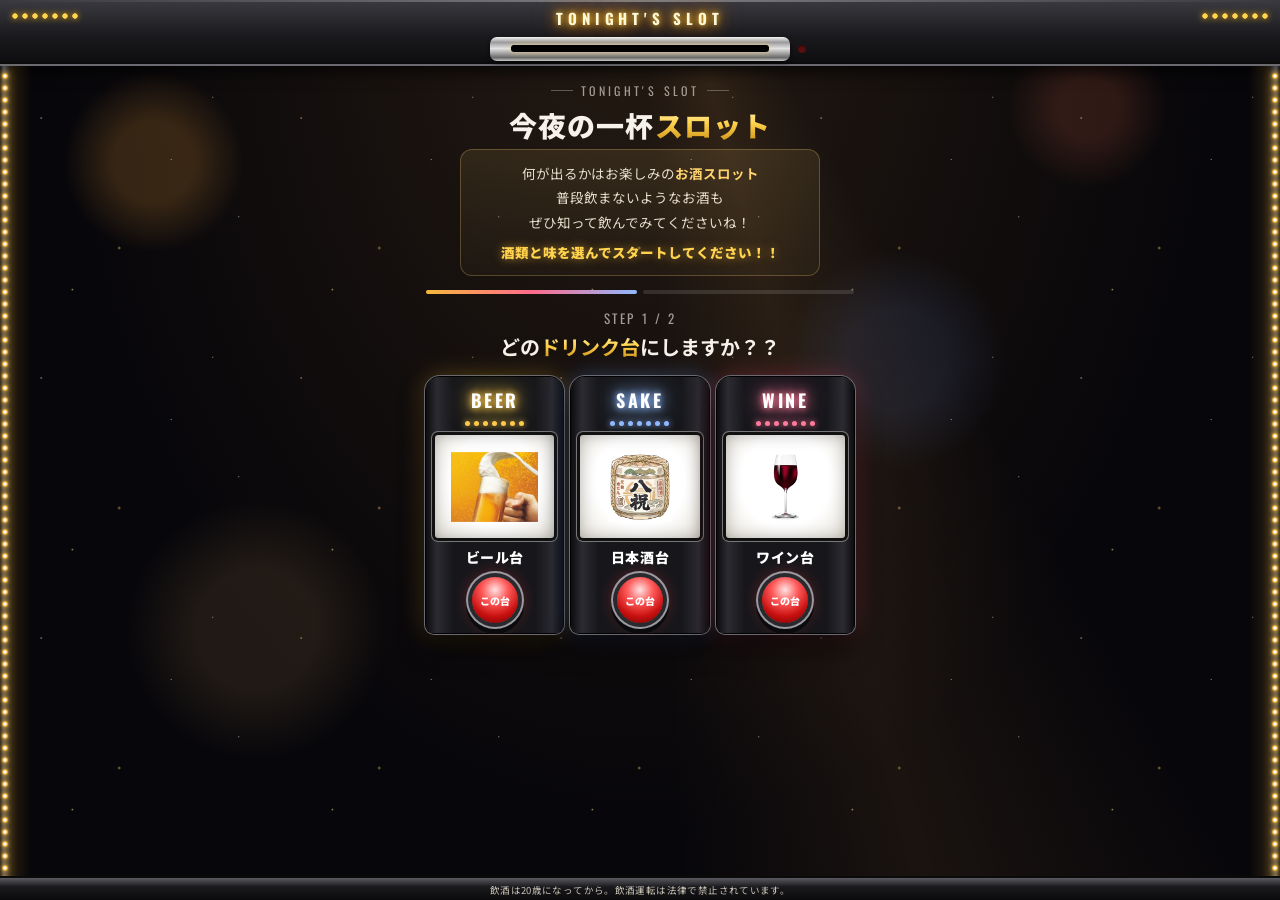
<file: sakeslot/index.html>
<!DOCTYPE html>
<html lang="ja">
<head>
<meta charset="UTF-8">
<meta name="viewport" content="width=device-width, initial-scale=1.0, maximum-scale=1.0, user-scalable=no, viewport-fit=cover">
<title>今夜の一杯スロット</title>
<link rel="preconnect" href="https://fonts.googleapis.com">
<link rel="preconnect" href="https://fonts.gstatic.com" crossorigin>
<link href="https://fonts.googleapis.com/css2?family=Noto+Sans+JP:wght@400;500;700;900&family=Oswald:wght@500;700&family=Shippori+Mincho+B1:wght@700;800&display=swap" rel="stylesheet">
<style>
:root{
  --bg:#07060a; --text:#f6f1ea; --muted:#a49c93; --glass:rgba(255,255,255,.06); --glass-line:rgba(255,255,255,.12);
  --accent:#f5b83d; --accent2:#ffdf8a; --ink:#2b1a03; --glow:rgba(245,184,61,.55);
  --body1:#3a2a14; --body2:#120c05;
  --cell:58px;
  --fT:66px; --fS:10px; --fB:22px; --fTop:calc(var(--fT) + env(safe-area-inset-top));
  /* リーチ期待度カラー（デフォルト：金） */
  --tc1:#fffbe6; --tc2:#ffd34d; --tc3:#c98e12; --tglow:rgba(255,205,70,.85);
}
@supports(height:env(safe-area-inset-bottom)){
  :root{ --fB:calc(22px + env(safe-area-inset-bottom)); }
}
body[data-m="beer"]{ --accent:#f5b83d; --accent2:#ffe39a; --ink:#2b1a03; --glow:rgba(245,184,61,.55); --body1:#3d2a10; --body2:#120b03; }
body[data-m="sake"]{ --accent:#8fb8ff; --accent2:#d9e6ff; --ink:#071631; --glow:rgba(120,165,255,.55); --body1:#15223f; --body2:#050915; }
body[data-m="wine"]{ --accent:#ff6b8b; --accent2:#ffd0da; --ink:#2d0510; --glow:rgba(255,90,130,.55); --body1:#3d0d1c; --body2:#120207; }

/* 期待度ティア別カラー変数（青＜緑＜赤＜金＜虹） */
[data-tier="blue"]   { --tc1:#e6f5ff; --tc2:#3da5ff; --tc3:#1b62b8; --tglow:rgba(61,165,255,.8); }
[data-tier="green"]  { --tc1:#e6ffef; --tc2:#3fe07a; --tc3:#178a42; --tglow:rgba(63,224,122,.8); }
[data-tier="red"]    { --tc1:#ffe6e3; --tc2:#ff3b2b; --tc3:#b51509; --tglow:rgba(255,59,43,.85); }
[data-tier="gold"]   { --tc1:#fffbe6; --tc2:#ffd34d; --tc3:#c98e12; --tglow:rgba(255,205,70,.9); }
[data-tier="rainbow"]{ --tc1:#ffffff; --tc2:#ffd34d; --tc3:#ff4dd2; --tglow:rgba(255,215,90,.95); }

*{box-sizing:border-box; -webkit-tap-highlight-color:transparent}
html,body{margin:0; min-height:100%; background:var(--bg)}
html.lockplay,html.lockplay body{overflow:hidden; overscroll-behavior:none; height:100%}
body{
  padding:var(--fTop) var(--fS) var(--fB);
  color:var(--text); font-family:"Noto Sans JP",system-ui,sans-serif; overflow-x:hidden;
  background:
    radial-gradient(circle at 12% 18%, rgba(255,170,60,.18) 0 40px, transparent 90px),
    radial-gradient(circle at 85% 12%, rgba(255,120,80,.14) 0 30px, transparent 80px),
    radial-gradient(circle at 70% 40%, rgba(120,160,255,.10) 0 50px, transparent 110px),
    radial-gradient(circle at 20% 70%, rgba(255,200,120,.10) 0 60px, transparent 130px),
    radial-gradient(ellipse at 50% 0%, #241a12 0%, #07060a 65%);
  background-attachment:fixed;
}
button{font:inherit; color:inherit}
.screen{display:none; min-height:calc(100svh - var(--fTop) - var(--fB))}
.screen.active{display:block}
html.lockplay #s-q,html.lockplay #s-decide,html.lockplay #s-play{
  height:calc(100svh - var(--fTop) - var(--fB)); min-height:0; overflow:hidden; touch-action:none;
}
.wrap{max-width:460px; margin:0 auto; padding:max(18px, env(safe-area-inset-top)) 16px 32px}
#s-q .wrap,#s-decide .wrap{will-change:transform}

/* ===== スマホ全体を囲うスロット外枠 ===== */
.cab-frame{position:fixed; inset:0; z-index:60; pointer-events:none}
.cf-top{
  position:absolute; left:0; right:0; top:0; height:var(--fTop); padding-top:env(safe-area-inset-top);
  background:linear-gradient(180deg,#3a3a40 0%,#1a1a1e 55%,#0c0c0e 100%);
  box-shadow:inset 0 -2px 0 #6a6a70, inset 0 -4px 0 #0a0a0a, 0 6px 14px rgba(0,0,0,.7);
}
.cf-top::before{content:""; position:absolute; left:0; right:0; top:env(safe-area-inset-top); height:2px; background:linear-gradient(90deg,transparent,rgba(255,255,255,.35),transparent)}
.cf-sign{
  position:absolute; left:0; right:0; top:calc(env(safe-area-inset-top) + 7px); text-align:center;
  font-family:Oswald,sans-serif; font-weight:700; font-size:15px; letter-spacing:.32em;
  color:#fff7d6; text-shadow:0 0 6px #ffcc33, 0 0 14px #ff9900, 0 0 26px #ff7a00; animation:neon 3s infinite;
}
.cf-lamps{
  position:absolute; top:calc(env(safe-area-inset-top) + 13px); width:70px; height:6px;
  background:radial-gradient(circle, #ffd34d 0 2.4px, transparent 3px) 0 0/10px 6px repeat-x;
  filter:drop-shadow(0 0 3px #ffb300); animation:lampsx .6s steps(2) infinite;
}
.cf-lamps.l{left:10px} .cf-lamps.r{right:10px}
@keyframes lampsx{50%{opacity:.35}}

/* カード取り出し口 */
.cf-slot{
  position:absolute; left:50%; bottom:5px; transform:translateX(-50%); width:min(300px,78vw); height:24px; border-radius:7px;
  background:linear-gradient(180deg,#f4f4f4,#9a9a9a 22%,#e2e2e2 48%,#6a6a6a 86%,#c8c8c8); box-shadow:0 2px 4px rgba(0,0,0,.6);
}
.cf-slot i{position:absolute; left:7%; right:7%; top:8px; height:7px; border-radius:4px; background:#030303; box-shadow:inset 0 2px 3px #000, 0 0 6px rgba(255,211,77,.45)}
.cf-slot b{position:absolute; right:-16px; top:8px; width:8px; height:8px; border-radius:50%; background:#5a1010; box-shadow:inset 0 1px 2px rgba(0,0,0,.6)}
.cab-frame.feeding .cf-slot i{box-shadow:inset 0 2px 3px #000, 0 0 14px #ffd34d, 0 0 3px #fff3c4}
.cab-frame.feeding .cf-slot b{background:#ff3b30; box-shadow:0 0 8px #ff3b30; animation:blink .3s steps(2) infinite}
.cab-frame.charged .cf-slot{box-shadow:0 0 0 2px #fff3c4, 0 0 24px #ffd34d, 0 0 50px rgba(255,180,0,.7); animation:slotkick .3s ease}
.cab-frame.charged .cf-slot i{background:#fff6d6; box-shadow:0 0 10px #fff, 0 0 24px #ffd34d}
@keyframes slotkick{50%{transform:translateX(-50%) scale(1.06)}}

/* 左右の柱LED */
.cf-side{position:absolute; top:var(--fTop); bottom:0; width:var(--fS); background:linear-gradient(90deg,#0c0c0e,#4a4a52 40%,#1a1a1e); overflow:visible}
.cf-side.l{left:0} .cf-side.r{right:0; transform:scaleX(-1)}
.cf-side::before{
  content:""; position:absolute; top:0; bottom:0; left:100%; width:22px; pointer-events:none;
  background:linear-gradient(90deg, color-mix(in srgb, var(--accent) 22%, transparent), transparent); opacity:.6; transition:opacity .3s;
}
.cf-side::after{
  content:""; position:absolute; left:1px; width:8px; top:4px; bottom:4px;
  background:radial-gradient(circle at 50% 50%, #fff 0 1.2px, var(--accent) 2px, rgba(0,0,0,0) 3.6px) 0 0/8px 12px repeat-y;
  filter:drop-shadow(0 0 2px var(--accent)) drop-shadow(0 0 5px var(--accent));
  animation:bulbchase 1.2s steps(12) infinite;
}
@keyframes bulbchase{to{background-position:0 12px}}

/* 下部の注意書き台座 */
.cf-bottom{
  position:absolute; left:0; right:0; bottom:0; height:var(--fB);
  display:flex; align-items:center; justify-content:center; padding-bottom:env(safe-area-inset-bottom);
  background:linear-gradient(180deg,#5a5a60,#1a1a1e 40%,#0a0a0c); box-shadow:0 -2px 0 #0a0a0a;
}
.cf-bottom span{font-size:9.5px; letter-spacing:.04em; color:#c9c1b4; white-space:nowrap; transform:translateY(1px)}
.frame-inner{position:fixed; top:var(--fTop); left:var(--fS); right:var(--fS); bottom:var(--fB); pointer-events:none; visibility:hidden}

/* リーチ中：期待度カラーで外枠が発光 */
.cab-frame::after{
  content:""; position:absolute; top:var(--fTop); left:var(--fS); right:var(--fS); bottom:var(--fB); pointer-events:none; opacity:0; transition:opacity .3s;
  background:linear-gradient(180deg, color-mix(in srgb, var(--tc2) 32%, transparent), transparent 9%),
             linear-gradient(0deg, color-mix(in srgb, var(--tc2) 28%, transparent), transparent 7%);
}
.cab-frame.reach-on .cf-side::after{
  background:radial-gradient(circle at 50% 50%, #fff 0 1.5px, var(--tc2) 2.4px, rgba(0,0,0,0) 4px) 0 0/8px 12px repeat-y;
  filter:drop-shadow(0 0 3px var(--tc2)) drop-shadow(0 0 9px var(--tc2)); animation-duration:.4s;
}
.cab-frame.reach-on .cf-side::before{background:linear-gradient(90deg, color-mix(in srgb, var(--tc2) 45%, transparent), transparent); opacity:1; width:40px}
.cab-frame.reach-on .cf-top{box-shadow:inset 0 -2px 0 var(--tc2), inset 0 -4px 0 #0a0a0a, 0 6px 26px var(--tglow)}
.cab-frame.reach-on .cf-sign{color:#fff; text-shadow:0 0 8px var(--tc2), 0 0 20px var(--tc2)}
.cab-frame.reach-on .cf-lamps{animation-duration:.15s}
.cab-frame.reach-on .cf-bottom{box-shadow:0 -2px 0 var(--tc2), 0 -8px 24px var(--tglow)}
.cab-frame.reach-on::after{opacity:1; animation:goldspill 1.1s ease-in-out infinite}
.cab-frame.reach-on[data-tier="rainbow"] .cf-side,
.cab-frame.reach-on[data-tier="rainbow"]::after,
.cab-frame.reach-on[data-tier="rainbow"] .cf-sign{animation:hue 1.2s linear infinite}
@keyframes goldspill{50%{opacity:.55}}
@keyframes hue{to{filter:hue-rotate(360deg)}}

/* ===== 質問画面 ===== */
#s-q{position:relative; overflow:hidden}
#s-q::before{
  content:""; position:absolute; inset:-30%; pointer-events:none;
  background:conic-gradient(from 0deg at 50% 0%, transparent 0 40deg, rgba(255,215,120,.10) 50deg, transparent 62deg, transparent 150deg, rgba(255,180,90,.08) 165deg, transparent 178deg, transparent 280deg, rgba(255,230,160,.09) 292deg, transparent 305deg);
  animation:spot 9s ease-in-out infinite alternate;
}
@keyframes spot{from{transform:rotate(-12deg)} to{transform:rotate(12deg)}}
#s-q::after{
  content:""; position:absolute; inset:0; pointer-events:none; opacity:.55;
  background-image:radial-gradient(1.5px 1.5px at 12% 20%, #ffd98a, transparent), radial-gradient(1px 1px at 78% 12%, #fff1c4, transparent), radial-gradient(2px 2px at 42% 70%, #ffcf6b, transparent), radial-gradient(1px 1px at 88% 58%, #fff, transparent), radial-gradient(1.5px 1.5px at 24% 86%, #ffe3a0, transparent), radial-gradient(1px 1px at 62% 36%, #fff, transparent);
  background-size:260px 260px; animation:dust 14s linear infinite;
}
@keyframes dust{to{background-position:0 -260px}}
#s-q .wrap{position:relative; z-index:1; padding-top:10px; padding-bottom:10px}

.brand{display:flex; align-items:center; justify-content:center; gap:8px; margin:6px 0 2px; font-family:Oswald,sans-serif; letter-spacing:.28em; font-size:12px; color:var(--muted)}
.brand i{width:22px; height:1px; background:var(--muted); opacity:.5}
.gold{background:linear-gradient(180deg,#fff6d0,#ffd34d 45%,#c8890e); -webkit-background-clip:text; background-clip:text; color:transparent}
.qtitle{font-size:28px; font-weight:900; text-align:center; margin:6px 0 4px; letter-spacing:.04em}
.intro{
  text-align:center; margin:2px auto 14px; padding:12px 14px; max-width:360px; border-radius:12px; font-size:13.5px; line-height:1.8; color:#e9dfcf;
  background:linear-gradient(180deg, rgba(255,215,120,.10), rgba(255,215,120,.03)); box-shadow:inset 0 0 0 1px rgba(255,215,120,.25);
}
.intro p{margin:0; white-space:nowrap}
.intro b{color:#ffd36e}
.intro-go{margin-top:6px !important; font-weight:900; color:#ffd34d; text-shadow:0 0 10px rgba(255,190,60,.6); animation:pulse 1.6s ease-in-out infinite}
.progress{display:flex; gap:6px; margin:12px 0 14px}
.progress span{flex:1; height:4px; border-radius:4px; background:rgba(255,255,255,.12); overflow:hidden; position:relative}
.progress span.on::after{content:""; position:absolute; inset:0; background:linear-gradient(90deg,#f5b83d,#ff6b8b,#8fb8ff)}
.qstep{animation:slide .45s cubic-bezier(.2,.8,.2,1)}
@keyframes slide{from{opacity:0; transform:translateX(24px)} to{opacity:1; transform:none}}
.qnum{font-family:Oswald,sans-serif; font-size:13px; letter-spacing:.2em; color:var(--muted); text-align:center}
.qtext{font-size:20px; font-weight:700; margin:4px 0 16px; text-align:center}
.qback{display:block; margin:18px auto 0; background:none; border:none; color:var(--muted); font-size:13px; cursor:pointer}

/* 1問目：スロットホールの台選び */
.hall{display:grid; grid-template-columns:repeat(3,1fr); gap:8px; margin:16px 0 8px}
.mini{
  position:relative; border:none; cursor:pointer; padding:8px 6px 10px; border-radius:14px 14px 8px 8px; color:#fff;
  display:flex; flex-direction:column; align-items:center; gap:6px;
  background:linear-gradient(90deg,#0d0d10,#2b2b31 8%,#17171b 20%,#17171b 80%,#2b2b31 92%,#0d0d10), linear-gradient(180deg,var(--c1),#0b0b0d);
  box-shadow:0 0 0 1px #000, 0 0 0 2px #6a6a70, 0 14px 26px rgba(0,0,0,.7), 0 0 24px var(--g);
  animation:rise .6s cubic-bezier(.2,.9,.3,1.1) backwards; animation-delay:calc(var(--i)*.12s); transition:transform .25s, opacity .3s, filter .3s;
}
@keyframes rise{from{transform:translateY(40px); opacity:0}}
.mini.c-beer{--c1:#6a3e06; --g:rgba(245,184,61,.35); --n:#ffc94d}
.mini.c-sake{--c1:#16305c; --g:rgba(120,165,255,.35); --n:#8fb8ff}
.mini.c-wine{--c1:#5c0f28; --g:rgba(255,90,130,.35); --n:#ff7b9a}
.mini-sign{font-family:Oswald,sans-serif; font-weight:700; font-size:18px; letter-spacing:.14em; color:#fff; padding:2px 0; text-shadow:0 0 6px var(--n), 0 0 14px var(--n), 0 0 26px var(--n); animation:neon 2.4s infinite}
@keyframes neon{0%,18%,22%,100%{opacity:1} 20%{opacity:.4}}
@keyframes chase{0%,30%{opacity:1} 60%,100%{opacity:.2}}
.mini-lamps{display:flex; gap:4px}
.mini-lamps i{width:5px; height:5px; border-radius:50%; background:var(--n); box-shadow:0 0 6px var(--n); animation:chase 1.1s linear infinite}
.mini-lamps i:nth-child(2){animation-delay:-.95s}.mini-lamps i:nth-child(3){animation-delay:-.8s}.mini-lamps i:nth-child(4){animation-delay:-.65s}.mini-lamps i:nth-child(5){animation-delay:-.5s}.mini-lamps i:nth-child(6){animation-delay:-.35s}.mini-lamps i:nth-child(7){animation-delay:-.2s}
.mini-screen{
  width:100%; aspect-ratio:1.15; border-radius:6px; display:grid; place-items:center; overflow:hidden;
  background:radial-gradient(circle at 50% 45%, #fff 0 52%, #e7e2d8 100%); box-shadow:inset 0 0 0 3px #111, inset 0 0 18px rgba(0,0,0,.35), 0 0 0 1px #777;
}
.mini-screen img{height:70px; width:auto; max-width:80%; object-fit:contain}
.mini-name{font-size:14px; font-weight:900; letter-spacing:.04em}
.mini-btn{
  width:46px; height:46px; border-radius:50%; display:grid; place-items:center; font-size:10px; font-weight:900; color:#fff;
  background:radial-gradient(circle at 50% 28%, #ffe3e3, #ff5a5a 32%, #c81010 66%, #6a0000);
  box-shadow:0 0 0 4px #2a2a2e, 0 0 0 6px #9a9aa0, 0 5px 0 6px #0b0b0d, 0 0 18px rgba(255,60,60,.6); margin-top:4px; animation:pulse 1.4s ease-in-out infinite;
}
@keyframes pulse{50%{filter:brightness(1.3)}}
.mini:active{transform:scale(.97)}
.mini.dim{opacity:.25; filter:grayscale(.8); transform:scale(.94)}
.mini.chosen{transform:translateY(-8px) scale(1.06); z-index:2; box-shadow:0 0 0 2px #ffd34d, 0 0 40px #ffd34d, 0 14px 26px rgba(0,0,0,.7)}
.mini.chosen .mini-btn{transform:translateY(4px); box-shadow:0 0 0 4px #2a2a2e, 0 0 0 6px #ffd34d, 0 1px 0 6px #0b0b0d, 0 0 30px #ffd34d}
.mini.chosen .mini-lamps i{animation-duration:.3s}

/* 2問目：味の選択 */
.q2 .qtext{font-size:21px}
.tastes{display:grid; grid-template-columns:1fr 1fr; gap:12px; margin:16px 0 10px}
.tbtn{
  position:relative; border:none; cursor:pointer; padding:16px 8px 14px; border-radius:16px; color:#fff; overflow:hidden;
  display:flex; flex-direction:column; align-items:center; gap:4px;
  box-shadow:0 0 0 1px #000, 0 0 0 3px #6a6a70, 0 14px 26px rgba(0,0,0,.7), 0 0 26px var(--g);
  animation:rise .6s cubic-bezier(.2,.9,.3,1.1) backwards; animation-delay:calc(var(--i)*.12s); transition:transform .25s, opacity .3s, filter .3s;
}
.tbtn *{letter-spacing:normal}
.tbtn.t0{--g:rgba(90,200,255,.45); --n:#7fdcff; background:radial-gradient(ellipse at 50% 0%, rgba(120,220,255,.35), transparent 60%), linear-gradient(180deg,#0f3550,#071620)}
.tbtn.t1{--g:rgba(255,170,70,.45); --n:#ffb347; background:radial-gradient(ellipse at 50% 0%, rgba(255,190,110,.35), transparent 60%), linear-gradient(180deg,#4a2508,#1a0c02)}
.tb-bulbs{
  position:absolute; inset:5px; border-radius:12px; pointer-events:none;
  background:
    radial-gradient(circle, var(--n) 0 2px, transparent 2.6px) 0 0/12px 12px repeat-x,
    radial-gradient(circle, var(--n) 0 2px, transparent 2.6px) 0 100%/12px 12px repeat-x,
    radial-gradient(circle, var(--n) 0 2px, transparent 2.6px) 0 0/12px 12px repeat-y,
    radial-gradient(circle, var(--n) 0 2px, transparent 2.6px) 100% 0/12px 12px repeat-y;
  filter:drop-shadow(0 0 3px var(--n)); animation:bulbs .5s steps(2) infinite;
}
@keyframes bulbs{50%{opacity:.35}}
.tb-en{font-family:Oswald,sans-serif; font-size:11px; letter-spacing:.3em !important; color:var(--n); margin-top:4px}
.tb-icon{font-size:40px; line-height:1.1; animation:bob 1.6s ease-in-out infinite; animation-delay:calc(var(--i)*.3s); filter:drop-shadow(0 0 10px var(--n))}
@keyframes bob{50%{transform:translateY(-6px) rotate(-6deg)}}
.tb-name{font-size:24px; font-weight:900; text-shadow:0 0 8px var(--n), 0 0 18px var(--n)}
.tb-sub{font-size:10.5px; color:#d9cfc0; white-space:nowrap}
.tb-maybe{margin-top:6px; font-size:10px; font-weight:700; color:#ffd36e}
.tb-syms{display:flex; gap:6px; justify-content:center}
.tb-syms b{width:46px; height:46px; border-radius:50%; background:#fff; display:grid; place-items:center; overflow:hidden; box-shadow:0 0 0 2px var(--n), 0 0 14px var(--n)}
.tb-syms img{height:36px; width:auto; max-width:40px; object-fit:contain}
.tb-push{
  margin-top:8px; font-family:Oswald,sans-serif; font-weight:700; letter-spacing:.3em !important; font-size:12px; padding:6px 16px; border-radius:999px; color:#2a1600;
  background:linear-gradient(180deg,#fff4c4,#ffd34d 50%,#d99a10); box-shadow:0 3px 0 #7a5200; animation:pulse 1.2s ease-in-out infinite;
}
.tbtn:active{transform:scale(.97)}
.tbtn.dim{opacity:.25; filter:grayscale(.8); transform:scale(.94)}
.tbtn.chosen{transform:translateY(-6px) scale(1.05); box-shadow:0 0 0 2px #ffd34d, 0 0 44px #ffd34d, 0 14px 26px rgba(0,0,0,.7)}
.tbtn.chosen .tb-bulbs{animation-duration:.12s}

/* ===== 台の決定画面 ===== */
.decide{text-align:center; padding-top:4vh}
.marquee-box{
  position:relative; margin:0 auto 14px; padding:18px 14px 16px; border-radius:16px; max-width:340px;
  background:radial-gradient(ellipse at 50% 0%, rgba(255,215,120,.18), transparent 70%), linear-gradient(180deg,#1e1a14,#0c0a08);
  box-shadow:0 0 0 2px #6a5a3a, 0 0 0 4px #0a0a0a, 0 0 0 5px #c9a043, 0 0 40px var(--glow);
}
.marquee-box::before{
  content:""; position:absolute; inset:6px; border-radius:11px; pointer-events:none;
  background:
    radial-gradient(circle, #ffd34d 0 2.2px, transparent 2.8px) 0 0/14px 12px repeat-x,
    radial-gradient(circle, #ffd34d 0 2.2px, transparent 2.8px) 7px 100%/14px 12px repeat-x;
  filter:drop-shadow(0 0 3px #ffb300); animation:bulbs .45s steps(2) infinite;
}
.decide .lead{color:var(--muted); font-size:14px; letter-spacing:.1em}
.marquee-box .mname{font-size:40px; font-weight:900; margin:4px 0 8px; color:#fff; text-shadow:0 0 8px var(--accent), 0 0 22px var(--accent), 0 0 44px var(--accent)}
.decide.revealed .mname{animation:reveal .6s cubic-bezier(.2,1.4,.4,1)}
@keyframes reveal{from{transform:scale(2.2); opacity:0; filter:blur(6px)} to{transform:none; opacity:1; filter:none}}
.marquee-box .tags{display:flex; justify-content:center; gap:8px; margin:0}
.tag{font-size:12px; padding:5px 12px; border-radius:999px; border:1px solid #3a3a3a; background:#0b0b0b; color:#ffd36e; font-weight:700; text-shadow:0 0 6px rgba(255,190,60,.8)}
.d-maybe{
  text-align:center; font-weight:900; font-size:15px; letter-spacing:.06em; margin:6px 0 10px;
  background:linear-gradient(180deg,#fff6d0,#ffd34d 45%,#c8890e); -webkit-background-clip:text; background-clip:text; color:transparent; animation:pulse 1.4s ease-in-out infinite;
}
.preview{display:flex; justify-content:center; gap:10px; margin:0 auto 30px}
.preview div{
  width:76px; height:76px; border-radius:16px; display:grid; place-items:center; background:#fff; overflow:hidden;
  box-shadow:0 0 0 3px #ffd34d, 0 0 26px rgba(255,211,77,.6), 0 10px 30px rgba(0,0,0,.5);
  animation:flipin .7s cubic-bezier(.2,1.4,.4,1) backwards; animation-delay:calc(.3s + var(--i,0)*.15s);
}
.preview img{width:64px; height:64px; object-fit:contain}
@keyframes flipin{from{transform:rotateY(180deg) scale(.5); opacity:0}}
.cta{
  position:relative; overflow:hidden; display:flex; align-items:center; justify-content:center; gap:10px;
  width:100%; padding:18px; border:none; border-radius:16px; cursor:pointer;
  font-size:19px; font-weight:900; letter-spacing:.12em; color:#2a1600;
  background:linear-gradient(180deg,#fff4c4,#ffd34d 45%,#d99a10); box-shadow:0 6px 0 #7a5200, 0 10px 30px rgba(255,200,60,.5);
}
.cta::after{content:""; position:absolute; inset:0; background:linear-gradient(115deg, transparent 35%, rgba(255,255,255,.6) 50%, transparent 65%); transform:translateX(-120%); animation:ctashine 2.2s ease-in-out infinite}
@keyframes ctashine{0%,40%{transform:translateX(-120%)} 100%{transform:translateX(120%)}}
.cta i{font-style:normal; animation:nudge .8s ease-in-out infinite}
@keyframes nudge{50%{transform:translateX(5px)}}
.cta:active{transform:scale(.98)}

/* ===== スロット台画面 ===== */
#s-play .wrap{height:100%; max-width:520px; display:flex; flex-direction:column; padding:8px 0 0}
.topbar{flex:none; display:flex; justify-content:flex-start; align-items:center; padding:0 12px; margin-bottom:6px}
.topbar button{background:var(--glass); border:1px solid var(--glass-line); border-radius:999px; padding:7px 14px; font-size:12px; cursor:pointer; color:var(--text)}
.scene{flex:1; min-height:0; display:flex; perspective:1100px}
.enter{animation:approach 1.1s cubic-bezier(.2,.75,.2,1)}
@keyframes approach{from{transform:translateY(60px) scale(.62); filter:blur(8px) brightness(.4); opacity:.3} to{transform:none; filter:none; opacity:1}}

.cabinet{
  --ov:0px;
  position:relative; flex:1; min-height:0; display:flex; flex-direction:column;
  background:linear-gradient(90deg,#0c0c0e,#2a2a30 3%,#18181c 8%,#18181c 92%,#2a2a30 97%,#0c0c0e), linear-gradient(180deg, var(--body1), var(--body2));
  box-shadow:0 0 0 2px rgba(255,255,255,.08) inset, 0 0 0 1px #000, 0 30px 60px rgba(0,0,0,.7), 0 0 50px var(--glow);
}
.monitor{
  position:relative; flex:1 1 auto; min-height:110px; overflow:hidden;
  background:linear-gradient(180deg,#3a3a40,#121214);
  box-shadow:inset 0 2px 0 rgba(255,255,255,.25), inset 0 -2px 0 rgba(0,0,0,.6);
}
#mc{position:absolute; inset:12px 12px 0 12px; width:calc(100% - 24px); height:calc(100% - 12px); border-radius:6px 6px 0 0; display:block}
.monitor::after{
  content:""; position:absolute; inset:12px 12px 0 12px; border-radius:6px 6px 0 0; pointer-events:none;
  background:linear-gradient(165deg, rgba(255,255,255,.16), transparent 32%), radial-gradient(ellipse at 50% 120%, transparent 60%, rgba(0,0,0,.5));
  box-shadow:inset 0 0 0 1px rgba(255,255,255,.08), inset 0 0 40px rgba(0,0,0,.6);
}
.monitor.prereach{animation:prereach .32s ease-out}
@keyframes prereach{0%{filter:brightness(1)} 50%{filter:brightness(1.5) saturate(1.3)} 100%{filter:brightness(1)}}
.monfx{position:absolute; inset:12px 12px 0 12px; pointer-events:none; background:#000; opacity:0; z-index:1}
.monfx.on{animation:blackout 1.1s ease forwards}
@keyframes blackout{0%{opacity:0} 12%{opacity:1} 70%{opacity:1} 72%{opacity:.2} 76%{opacity:1} 100%{opacity:0}}
.leds{position:absolute; left:20px; right:20px; top:3px; display:flex; justify-content:space-between; pointer-events:none}
.leds i{width:5px; height:5px; border-radius:50%; background:var(--accent); box-shadow:0 0 6px var(--accent); opacity:.25; animation:chase 1.4s linear infinite}
.cabinet.fever .leds i{background:var(--tc2); box-shadow:0 0 8px var(--tc2); animation-duration:.35s}

.bezel{
  position:relative; z-index:2; flex:none; padding:7px;
  background:linear-gradient(180deg,#f4f4f4,#9a9a9a 16%,#e6e6e6 45%,#7c7c7c 80%,#cfcfcf);
  box-shadow:0 -6px 14px rgba(0,0,0,.55), 0 8px 14px rgba(0,0,0,.6);
}
.cabinet.fever .bezel{box-shadow:0 0 0 2px var(--tc2), 0 0 30px var(--tglow), 0 8px 14px rgba(0,0,0,.6)}
.reels{position:relative; display:grid; grid-template-columns:repeat(3,1fr); gap:5px; padding:5px; border-radius:4px; background:#0a0a0a}
.reel{position:relative; height:calc(var(--cell) * 3); overflow:hidden; border-radius:3px; background:#fff}
.strip{position:absolute; left:0; right:0; top:0; will-change:transform}
.strip.fast{filter:blur(1.4px) saturate(1.2)}
.cell{height:var(--cell); display:grid; place-items:center; overflow:hidden}
.cell img{width:92%; height:calc(var(--cell) * .86); object-fit:contain; border-radius:4px; display:block; -webkit-user-drag:none; user-select:none}
.cell.win img{animation:winpulse .5s ease-in-out infinite alternate}
@keyframes winpulse{to{transform:scale(1.14); filter:drop-shadow(0 0 10px #ffd34d) drop-shadow(0 0 2px #fff)}}
.reel::after{
  content:""; position:absolute; inset:0; pointer-events:none;
  background:linear-gradient(180deg, rgba(0,0,0,.55) 0%, rgba(0,0,0,.08) 26%, transparent 40%, transparent 60%, rgba(0,0,0,.08) 74%, rgba(0,0,0,.55) 100%);
}
.glass{position:absolute; inset:7px; border-radius:8px; pointer-events:none; background:linear-gradient(160deg, rgba(255,255,255,.28) 0%, rgba(255,255,255,.04) 30%, transparent 55%, rgba(255,255,255,.06) 85%)}
.payline{
  position:absolute; left:7px; right:7px; top:calc(12px + var(--cell)); height:var(--cell); pointer-events:none;
  border-top:2px solid rgba(230,40,40,.55); border-bottom:2px solid rgba(230,40,40,.55);
}
.payline::before,.payline::after{content:""; position:absolute; top:50%; width:0; height:0; border:8px solid transparent; transform:translateY(-50%)}
.payline::before{left:-13px; border-left-color:#ff3b30; filter:drop-shadow(0 0 4px #ff3b30)}
.payline::after{right:-13px; border-right-color:#ff3b30; filter:drop-shadow(0 0 4px #ff3b30)}
@keyframes blink{50%{opacity:.25}}
.cabinet.win .payline{border-color:#ffd34d; box-shadow:0 0 18px #ffd34d, inset 0 0 18px rgba(255,211,77,.5); animation:blink .3s steps(2) infinite}

/* リーチ中リール枠：期待度ティアの色（青・緑・赤・金・虹）で発光 */
.cabinet .reel.reach{z-index:2; animation:reelglow 1.1s ease-in-out infinite}
.cabinet[data-tier="rainbow"] .reel.reach{animation:reelglow .7s ease-in-out infinite, hue 1.1s linear infinite}
.cabinet .reel.tension{animation:reelglow .36s ease-in-out infinite !important}
@keyframes reelglow{
  0%,100%{box-shadow:0 0 0 2px var(--tc1), 0 0 0 4px var(--tc3), 0 0 14px 2px var(--tglow), 0 0 34px 6px color-mix(in srgb, var(--tc2) 40%, transparent), inset 0 0 16px color-mix(in srgb, var(--tc2) 45%, transparent)}
  50%{box-shadow:0 0 0 2px #ffffff, 0 0 0 4px var(--tc2), 0 0 24px 4px var(--tglow), 0 0 56px 12px color-mix(in srgb, var(--tc2) 55%, transparent), inset 0 0 26px color-mix(in srgb, var(--tc2) 70%, transparent)}
}

.cabinet.shake{animation:shake .4s}
@keyframes shake{20%{transform:translateX(-6px)} 40%{transform:translateX(6px)} 60%{transform:translateX(-4px)} 80%{transform:translateX(3px)}}
.cabinet.bigshake{animation:bigshake .7s}
@keyframes bigshake{10%{transform:translate(-8px,2px) rotate(-.6deg)} 20%{transform:translate(8px,-2px) rotate(.6deg)} 30%{transform:translate(-7px,1px)} 40%{transform:translate(7px,-1px)} 55%{transform:translate(-4px,0)} 70%{transform:translate(3px,0)} 85%{transform:translate(-1px,0)}}

/* ハズレ時のトースト表示 */
.losetoast{
  position:absolute; left:50%; top:50%; transform:translate(-50%,-50%) scale(.6); z-index:5; pointer-events:none; opacity:0;
  padding:11px 22px; border-radius:14px; text-align:center; background:rgba(10,10,14,.92);
  box-shadow:0 0 0 2px #ffd34d, 0 8px 24px rgba(0,0,0,.75); white-space:nowrap;
}
.losetoast b{display:block; font-size:21px; font-weight:900; color:#fff; letter-spacing:.06em}
.losetoast small{display:block; font-size:12px; color:#ffd36e; font-weight:700; margin-top:3px}
.losetoast.show{animation:toast 2.3s ease forwards}
@keyframes toast{0%{opacity:0; transform:translate(-50%,-50%) scale(.6)} 12%{opacity:1; transform:translate(-50%,-50%) scale(1.06)} 20%{opacity:1; transform:translate(-50%,-50%) scale(1)} 82%{opacity:1} 100%{opacity:0; transform:translate(-50%,-50%) scale(1)}}

/* メッキ飾りバー＆操作パネル */
.trim{
  position:relative; flex:none; height:20px;
  background:linear-gradient(180deg,#fdfdfd 0%,#bdbdbd 25%,#6a6a6a 55%,#cfcfcf 80%,#5a5a5a 100%);
  box-shadow:0 4px 10px rgba(0,0,0,.6);
}
.trim i{position:absolute; left:10%; right:10%; top:8px; height:4px; border-radius:4px; background:var(--accent); box-shadow:0 0 10px var(--accent), 0 0 2px #fff}
.deck{
  flex:none; padding:12px 16px 14px; border-radius:0 0 14px 14px;
  transform-origin:top center; transform:perspective(700px) rotateX(18deg);
  background:radial-gradient(ellipse at 50% 0%, rgba(255,255,255,.10), transparent 60%), repeating-linear-gradient(90deg, rgba(255,255,255,.03) 0 1px, transparent 1px 3px), linear-gradient(180deg,#34343a,#141417);
  box-shadow:inset 0 2px 0 rgba(255,255,255,.18), 0 24px 40px rgba(0,0,0,.6);
}
.stops{display:grid; grid-template-columns:repeat(3,1fr); padding:4px 12px 0; gap:0}
.stopwrap{
  justify-self:center; width:76px; height:76px; border-radius:50%; display:grid; place-items:center; position:relative;
  background:
    radial-gradient(circle at 50% 50%, transparent 58%, rgba(0,0,0,.55) 60%, transparent 66%),
    conic-gradient(from 210deg, #f7f7f7, #8c8c92 12%, #e9e9ee 24%, #5a5a60 38%, #d8d8dd 52%, #6e6e74 66%, #fafafa 80%, #9a9aa0 92%, #f7f7f7);
  box-shadow:0 1px 0 rgba(255,255,255,.35) inset, 0 -2px 3px rgba(0,0,0,.45) inset, 0 8px 14px rgba(0,0,0,.75), 0 2px 0 #0a0a0a;
}
.btn3d{
  position:relative; border:none; cursor:pointer;
  font-family:Oswald,sans-serif; font-weight:700; letter-spacing:.14em;
  transition:transform .06s, box-shadow .06s, background .2s, color .2s;
}
.btn3d:disabled{cursor:default}
.btn3d.stop{
  width:58px; height:58px; border-radius:50%; padding:0; font-size:12px; letter-spacing:.12em; overflow:hidden;
  background:radial-gradient(circle at 50% 35%, #6a6a70 0%, #303036 50%, #121215 100%);
  box-shadow:0 5px 0 #050506, 0 7px 10px rgba(0,0,0,.7), inset 0 -6px 10px rgba(0,0,0,.6), inset 0 0 0 1px rgba(255,255,255,.08);
  color:#6c6c72;
}
.btn3d.stop::before{content:""; position:absolute; left:16%; right:16%; top:7%; height:40%; border-radius:50%; background:linear-gradient(180deg, rgba(255,255,255,.75), rgba(255,255,255,.08)); pointer-events:none}
.btn3d.stop::after{content:""; position:absolute; left:22%; right:22%; bottom:8%; height:16%; border-radius:50%; background:radial-gradient(ellipse, rgba(255,255,255,.28), transparent 70%); pointer-events:none}
.btn3d.stop.live{
  color:#fff; text-shadow:0 1px 2px rgba(80,0,0,.8);
  background:radial-gradient(circle at 50% 38%, #ff8a80 0%, #ff2d20 32%, #c40f06 62%, #5e0300 100%);
  box-shadow:0 5px 0 #3a0000, 0 7px 12px rgba(0,0,0,.6), 0 0 18px rgba(255,40,20,.55), 0 0 40px rgba(255,40,20,.25), inset 0 -8px 12px rgba(60,0,0,.6), inset 0 0 14px rgba(255,120,100,.35);
}
.btn3d.stop.press{transform:translateY(4px)}

/* リーチ後の最終STOPボタン（黄金変化） */
.stopwrap.goldopen{
  background:
    radial-gradient(circle at 50% 50%, transparent 58%, rgba(60,30,0,.6) 60%, transparent 66%),
    conic-gradient(from 210deg, #fffbe8, #b07a10 12%, #ffe9a6 24%, #7a4e00 38%, #ffd86a 52%, #8a5a08 66%, #fff6d6 80%, #c08a18 92%, #fffbe8);
  box-shadow:0 1px 0 rgba(255,255,255,.5) inset, 0 -2px 3px rgba(80,40,0,.5) inset, 0 8px 14px rgba(0,0,0,.75),
    0 0 14px rgba(255,214,90,.9), 0 0 34px rgba(255,190,40,.65), 0 0 70px rgba(255,170,0,.35);
  animation:ringopen .7s cubic-bezier(.2,1.4,.4,1), goldbreath 1.1s ease-in-out .7s infinite;
}
.stopwrap.goldopen::after{
  content:""; position:absolute; left:50%; top:62%; width:170%; height:90%; transform:translateX(-50%); z-index:-1; pointer-events:none;
  background:radial-gradient(ellipse at 50% 30%, rgba(255,200,70,.45), transparent 65%); filter:blur(4px);
}
@keyframes ringopen{0%{transform:scale(.6)} 60%{transform:scale(1.22)} 100%{transform:scale(1)}}
@keyframes goldbreath{50%{box-shadow:0 1px 0 rgba(255,255,255,.5) inset, 0 -2px 3px rgba(80,40,0,.5) inset, 0 8px 14px rgba(0,0,0,.75), 0 0 20px rgba(255,224,120,1), 0 0 50px rgba(255,190,40,.8), 0 0 100px rgba(255,170,0,.45)}}
.btn3d.stop.gold{
  animation:goldpress .6s cubic-bezier(.2,1.3,.4,1); color:#4a2c00 !important; text-shadow:0 1px 0 rgba(255,240,200,.8) !important;
  background:radial-gradient(ellipse at 50% 30%, #fffdf2 0%, #ffe9a0 18%, transparent 42%), radial-gradient(circle at 50% 60%, #ffd24a 0%, #e0a316 40%, #a66d00 75%, #5a3800 100%) !important;
  box-shadow:0 5px 0 #4a2e00, 0 7px 12px rgba(0,0,0,.6), inset 0 -7px 10px rgba(110,60,0,.55), inset 0 2px 3px rgba(255,255,255,.9), inset 0 0 16px rgba(255,240,180,.6) !important;
}
.btn3d.stop.gold::after{
  left:-40%; right:auto; bottom:auto; top:0; width:40%; height:100%; border-radius:0;
  background:linear-gradient(100deg, transparent, rgba(255,255,255,.85), transparent); transform:skewX(-18deg); animation:goldsheen 1.6s ease-in-out .5s infinite;
}
@keyframes goldsheen{0%{left:-50%} 60%,100%{left:120%}}
@keyframes goldpress{0%{transform:scale(.82); filter:brightness(2.2)} 60%{transform:scale(1.08)} 100%{transform:scale(1); filter:brightness(1)}}

/* STARTボタン */
.startrow{display:flex; align-items:center; gap:16px; margin-top:12px; padding:0 28px 2px}
.start{
  flex:0 1 190px; margin:0 auto; height:46px; font-size:17px; letter-spacing:.2em; border-radius:9px; position:relative; overflow:hidden;
  background:linear-gradient(180deg, rgba(255,255,255,.55) 0%, rgba(255,255,255,.12) 45%, transparent 50%), linear-gradient(180deg,#ffcf5a 0%,#ff9d0a 55%,#d86d00 100%);
  color:#3a1a00; text-shadow:0 1px 0 rgba(255,230,170,.7);
  box-shadow:0 0 0 2px #1a1a1d, 0 0 0 4px #8d8d93, 0 0 0 5px #2a2a2e, 0 6px 0 5px #0a0a0b, 0 10px 18px rgba(0,0,0,.7), 0 0 26px rgba(255,160,20,.45), inset 0 -4px 8px rgba(120,50,0,.4);
}
.start:disabled{
  background:linear-gradient(180deg, rgba(255,255,255,.18), transparent 50%), linear-gradient(180deg,#4a4a50,#26262b); color:#6a6a70; text-shadow:none;
  box-shadow:0 0 0 2px #1a1a1d, 0 0 0 4px #6a6a70, 0 0 0 5px #2a2a2e, 0 6px 0 5px #0a0a0b, 0 10px 18px rgba(0,0,0,.7);
}
.start.press{transform:translateY(5px)}
.credit{font-family:Oswald,sans-serif; font-size:11px; color:var(--muted); letter-spacing:.16em; text-align:center; line-height:1.3}
.credit b{display:block; color:#ffd36e; font-size:18px; text-shadow:0 0 8px rgba(255,190,60,.8)}

/* ===== リーチ演出オーバーレイ ===== */
#reachDim{position:fixed; inset:var(--fTop) var(--fS) var(--fB); z-index:29; background:#000; opacity:0; pointer-events:none}
#reach{position:fixed; z-index:30; display:none; background:#000; overflow:hidden; box-shadow:0 0 0 3px var(--tc2), 0 0 60px var(--tglow)}
#reach.show{display:block}
#reach[data-tier="rainbow"]{animation:rbshadow 1s linear infinite}
@keyframes rbshadow{
  0%{box-shadow:0 0 0 3px #ff3b3b,0 0 70px #ff3b3b}
  25%{box-shadow:0 0 0 3px #ffd34d,0 0 70px #ffd34d}
  50%{box-shadow:0 0 0 3px #3fe07a,0 0 70px #3fe07a}
  75%{box-shadow:0 0 0 3px #3da5ff,0 0 70px #3da5ff}
  100%{box-shadow:0 0 0 3px #c86bff,0 0 70px #c86bff}
}
#reach canvas{position:absolute; inset:0; width:100%; height:100%}
#reach .skip{opacity:0; transition:opacity .3s; position:absolute; right:16px; bottom:max(20px, env(safe-area-inset-bottom)); font-size:12px; color:rgba(255,255,255,.6); letter-spacing:.1em}
#reach.full .skip{opacity:1}

/* ===== 結果：カード排出画面 ===== */
#cardStage{
  position:fixed; inset:var(--fTop) var(--fS) var(--fB); z-index:45; display:none; overflow:hidden;
  background:radial-gradient(ellipse at 50% 30%, rgba(30,22,8,.35), rgba(0,0,0,.62));
}
@keyframes fadein{from{opacity:0}}
#cardStage.show{display:block; animation:fadein .35s ease}
.cardClip{position:absolute; left:50%; transform:translateX(-50%); top:0; width:min(330px,92vw); height:100%; overflow:hidden; perspective:1100px}
#cardStage.out .cardClip{overflow:visible}
#cardStage .cardClip::before{
  content:""; position:absolute; left:50%; top:46%; width:120%; aspect-ratio:1; transform:translate(-50%,-50%); border-radius:50%;
  background:radial-gradient(circle, rgba(255,211,77,.35), transparent 60%); opacity:0; pointer-events:none;
}
#cardStage.out .cardClip::before{opacity:1; transition:opacity .4s .3s}

.tcard{
  --rx:0deg; --ry:0deg; --mx:50%; --my:50%;
  --cA:#f3c14b; --cB:#8a5a0c; --cC:#fff3c4; --bg1:#fff8e6; --bg2:#f3dfa8; --ink:#2a1a04; --plate1:#6b4306; --plate2:#2e1c02; --pt:#fff2c8;
  position:relative; margin:0 auto; width:min(290px,80vw); max-height:calc(100svh - var(--fTop) - var(--fB) - 150px);
  aspect-ratio:63/88; border-radius:14px; transform-style:preserve-3d;
  transform:translateY(-102%) rotateY(180deg);
}
.tcard.feed{animation:feedslide 1.7s cubic-bezier(.25,.7,.25,1) forwards}
@keyframes feedslide{
  0%{transform:translateY(-102%) rotateY(180deg) rotateZ(0)}
  62%{transform:translateY(5%) rotateY(180deg) rotateZ(.8deg)}
  78%{transform:translateY(-2%) rotateY(180deg) rotateZ(-.6deg)}
  90%{transform:translateY(1%) rotateY(180deg) rotateZ(.3deg)}
  100%{transform:translateY(0) rotateY(180deg) rotateZ(0)}
}
#cardStage .tcard.flip1{
  transform:translateY(calc(var(--ty,18px) * .4)) scale(calc(1 + (var(--s,1) - 1) * .4)) rotateY(270deg) !important;
  transition:transform .38s cubic-bezier(.55,0,.9,.45) !important;
}
#cardStage.out .tcard{
  transform-origin:50% 50%;
  transform:translateY(var(--ty,18px)) scale(var(--s,1.04)) rotateX(var(--rx)) rotateY(calc(360deg + var(--ry))) !important;
  transition:transform .7s cubic-bezier(.15,.9,.3,1.15) !important;
}
/* iOS対策：真横でクラスを切り替えて確実に表裏表示 */
.tcard.showback .tc-inner,.tcard.showback .tc-foil,.tcard.showback .tc-glare,.tcard.showback .tc-gloss{visibility:hidden}
.tcard:not(.showback) .tc-back{visibility:hidden}

.tcard .tc-inner{
  position:absolute; inset:0; border-radius:15px; padding:9px; display:flex; flex-direction:column; gap:6px; color:var(--ink); overflow:hidden;
  background:linear-gradient(135deg, var(--cC) 0%, var(--cA) 18%, var(--cB) 38%, var(--cA) 55%, var(--cC) 70%, var(--cB) 100%);
  box-shadow:0 0 0 2px #0b0b0b, 0 1px 0 2px #d8d8d8, 0 2px 0 2px #bdbdbd, 0 3px 0 2px #a8a8a8, 0 4px 0 2px #8a8a8a, 0 18px 30px rgba(0,0,0,.55), 0 40px 60px rgba(0,0,0,.45);
}
.tcard .tc-inner::before{
  content:""; position:absolute; inset:7px; border-radius:9px; z-index:0;
  background:repeating-linear-gradient(45deg, rgba(0,0,0,.025) 0 2px, transparent 2px 6px), radial-gradient(ellipse at 50% 0%, rgba(255,255,255,.6), transparent 60%), linear-gradient(180deg, var(--bg1), var(--bg2));
  box-shadow:inset 0 0 0 1px rgba(0,0,0,.35), inset 0 0 18px rgba(0,0,0,.12);
}
.tcard .tc-inner > *{position:relative; z-index:1}
.tc-head{display:flex; align-items:center; gap:8px; padding:2px 2px 0}
.tc-sym{
  width:54px; height:54px; flex:none; border-radius:50%; background:#fff; display:grid; place-items:center; overflow:hidden;
  box-shadow:0 0 0 3px var(--cA), 0 0 0 5px var(--cB), 0 0 0 6px #000, 0 4px 10px rgba(0,0,0,.4);
}
.tc-sym img{width:80%; height:80%; object-fit:contain}
.tc-title{
  flex:1; min-width:0; background:linear-gradient(180deg,var(--plate1),var(--plate2)); border-radius:6px; padding:4px 9px 5px; color:var(--pt);
  box-shadow:inset 0 1px 0 rgba(255,255,255,.25), 0 0 0 1px var(--cA);
}
.tc-cat{font-family:Oswald,sans-serif; font-size:10px; letter-spacing:.25em; color:var(--cC); opacity:.85}
.tc-name{font-size:18px; font-weight:900; line-height:1.15; letter-spacing:.02em; color:#fff; text-shadow:0 1px 2px rgba(0,0,0,.6)}
.tc-rar{
  font-family:Oswald,sans-serif; font-weight:700; font-size:18px; padding:2px 8px; border-radius:6px; color:#fff;
  background:linear-gradient(180deg,var(--cC),var(--cA) 50%,var(--cB)); box-shadow:0 2px 0 rgba(0,0,0,.5), 0 0 0 1px #000; text-shadow:0 1px 0 rgba(0,0,0,.4);
}
.tc-photo{
  position:relative; flex:1; min-height:0; border-radius:6px; background:#fff; overflow:hidden; margin:3px 3px 0;
  box-shadow:0 0 0 3px var(--cB), 0 0 0 4px var(--cA), inset 0 0 24px rgba(0,0,0,.12), 0 3px 8px rgba(0,0,0,.3);
}
.tc-photo img{position:absolute; left:6%; top:6%; width:88%; height:88%; object-fit:contain}
.tc-desc{font-size:12.5px; line-height:1.6; padding:7px 9px; border-radius:6px; background:rgba(255,255,255,.78); color:#222; box-shadow:inset 0 0 0 1px var(--cB)}
.tc-meta{display:grid; grid-template-columns:1fr 1fr; gap:6px; font-size:10.5px; color:var(--ink)}
.tc-meta span{background:rgba(255,255,255,.6); border-radius:5px; padding:4px 7px; box-shadow:inset 0 0 0 1px rgba(0,0,0,.12)}
.tc-meta b{display:block; font-size:12.5px; color:#1b1408}
.tc-foot{display:flex; justify-content:space-between; font-family:Oswald,sans-serif; font-size:9px; letter-spacing:.2em; color:var(--plate1); font-weight:700; padding:0 3px}

/* UR（大当たり7）特別装飾 */
.tcard.ur .tc-inner{background:conic-gradient(from 0deg, #ff4d4d, #ffb340, #fff35c, #4dff88, #4dc3ff, #9a5cff, #ff4dd2, #ff4d4d)}
.tcard.ur .tc-inner::before{background:repeating-linear-gradient(45deg, rgba(255,255,255,.04) 0 2px, transparent 2px 6px), radial-gradient(ellipse at 50% 0%, rgba(255,215,90,.35), transparent 60%), linear-gradient(180deg,#22222a,#0b0b10)}
.tcard.ur .tc-rar{background:linear-gradient(90deg,#ff5f6d,#ffc371,#47e891,#3fa7ff,#c86bff); animation:hue 2s linear infinite}
.tcard.ur .tc-desc{background:rgba(255,255,255,.92)}
.tcard.ur .tc-foot{color:#ffd34d}

/* ホログラム＆光沢 */
.tc-foil{
  position:absolute; inset:0; border-radius:15px; pointer-events:none; mix-blend-mode:overlay; opacity:0; transition:opacity .4s;
  background:linear-gradient(115deg, transparent 20%, rgba(255,120,200,.35) 35%, rgba(120,220,255,.35) 45%, rgba(160,255,160,.3) 55%, rgba(255,240,120,.35) 65%, transparent 80%);
  background-size:250% 250%; animation:foil 3s linear infinite;
}
.tcard.ur .tc-foil{background:linear-gradient(115deg, rgba(255,80,80,.45), rgba(255,200,80,.45), rgba(80,255,140,.45), rgba(80,180,255,.45), rgba(200,100,255,.45), rgba(255,80,80,.45)); background-size:300% 300%}
@keyframes foil{from{background-position:0% 50%} to{background-position:250% 50%}}
.tc-glare{
  position:absolute; inset:0; border-radius:15px; pointer-events:none; opacity:.75; mix-blend-mode:soft-light;
  background:radial-gradient(circle at var(--mx) var(--my), rgba(255,255,255,.95), rgba(255,255,255,.25) 25%, transparent 55%);
}
.tc-gloss{
  position:absolute; inset:0; border-radius:15px; pointer-events:none; z-index:3;
  background:linear-gradient(115deg, transparent 30%, rgba(255,255,255,.28) calc(var(--mx) - 6%), rgba(255,255,255,.05) calc(var(--mx) + 4%), transparent 70%);
}
#cardStage.out .tc-foil{opacity:.9}

/* カード裏面（マルト水谷ロゴ） */
.tc-back{
  position:absolute; inset:0; border-radius:15px; transform:rotateY(180deg);
  display:flex; flex-direction:column; align-items:center; justify-content:center; gap:14px;
  background:
    repeating-linear-gradient(45deg, rgba(255,255,255,.06) 0 1px, transparent 1px 9px),
    repeating-linear-gradient(-45deg, rgba(255,255,255,.06) 0 1px, transparent 1px 9px),
    radial-gradient(circle at 50% 42%, #1d4fa8 0%, #10306e 45%, #071a3e 100%);
  box-shadow:0 0 0 2px #0b0b0b, inset 0 0 0 6px #e8edf6, inset 0 0 0 8px #0d2a5e, inset 0 0 0 9px #c9a043, 0 20px 46px rgba(0,0,0,.75);
}
.tb-frame{position:absolute; inset:18px; border-radius:10px; pointer-events:none; box-shadow:inset 0 0 0 1px rgba(201,160,67,.8), inset 0 0 0 5px rgba(255,255,255,.04), inset 0 0 0 6px rgba(201,160,67,.45)}
.tb-frame::before,.tb-frame::after{content:"✦"; position:absolute; color:#c9a043; font-size:14px; left:50%; transform:translateX(-50%)}
.tb-frame::before{top:6px} .tb-frame::after{bottom:6px}
.tb-plate{
  width:78%; padding:16px 14px; border-radius:12px; background:linear-gradient(180deg,#ffffff,#eef2f8);
  box-shadow:0 0 0 3px #c9a043, 0 0 0 5px #0d2a5e, 0 0 0 6px #c9a043, 0 10px 24px rgba(0,0,0,.45), 0 0 40px rgba(120,170,255,.35);
}
.tb-plate img{display:block; width:100%; height:auto}
.tb-title{font-family:Oswald,sans-serif; font-weight:700; font-size:16px; letter-spacing:.3em; color:#f3e2a8; text-shadow:0 0 10px rgba(255,214,120,.5)}
.tb-sub{font-family:Oswald,sans-serif; font-size:11px; letter-spacing:.5em; color:#9fb4d8}

.cardFlash{position:absolute; inset:0; background:radial-gradient(circle at 50% 40%, #fff, rgba(255,240,200,.6) 40%, transparent 70%); opacity:0; pointer-events:none; z-index:5}
.cardFlash.on{animation:cflash .7s ease-out}
@keyframes cflash{0%{opacity:0} 15%{opacity:1} 100%{opacity:0}}
.cardBtns{
  position:absolute; left:50%; transform:translateX(-50%); bottom:12px; width:min(340px,92vw);
  padding:10px 10px 4px; border-radius:14px; background:rgba(8,8,10,.82); box-shadow:0 -6px 20px rgba(0,0,0,.6);
  opacity:0; pointer-events:none; transition:opacity .4s;
}
.cardBtns.show{opacity:1; pointer-events:auto}
.cb-note{text-align:center; font-size:12px; color:#cbbfa6; margin-bottom:8px}
.cb-row{display:grid; grid-template-columns:1fr 1.4fr; gap:10px}
.cb-row button{padding:14px; border-radius:12px; font-weight:700; font-size:15px; cursor:pointer}
.b-sec{background:transparent; border:1px solid var(--glass-line)}
.b-pri{border:none; color:var(--ink); background:linear-gradient(180deg,var(--accent2),var(--accent))}

/* ===== エフェクト（吸い込み絵柄・火花・紙吹雪） ===== */
.flyer{
  position:fixed; z-index:70; display:grid; place-items:center; pointer-events:none; border-radius:10px;
  background:radial-gradient(circle, rgba(255,240,190,.9), rgba(255,211,77,.35) 55%, transparent 72%);
  animation:flyup 1.35s cubic-bezier(.5,0,.7,.25) both;
}
.flyer img{width:80%; height:80%; object-fit:contain; filter:drop-shadow(0 0 6px #fff) drop-shadow(0 0 14px #ffd34d)}
@keyframes flyup{
  0%{transform:translate(0,0) scale(1); opacity:1; filter:brightness(1.4)}
  25%{transform:translate(0,-10px) scale(1.15)}
  100%{transform:translate(var(--dx),var(--dy)) scale(.12); opacity:.85; filter:brightness(2.2)}
}
.spark{position:fixed; z-index:50; width:6px; height:6px; border-radius:50%; pointer-events:none; box-shadow:0 0 6px currentColor; animation:spark .85s ease-out forwards}
@keyframes spark{to{transform:translate(var(--dx),var(--dy)) scale(.2); opacity:0}}
.sparkle{position:fixed; z-index:55; pointer-events:none; width:10px; height:16px; border-radius:2px; animation:fall linear forwards}
@keyframes fall{to{transform:translateY(110vh) rotate(720deg)}}

/* ===== 横向き時の案内 ===== */
.rotate-msg{display:none}
@media (orientation:landscape) and (max-height:520px){
  .rotate-msg{
    display:flex; position:fixed; inset:0; z-index:200; flex-direction:column; align-items:center; justify-content:center; gap:18px; text-align:center;
    background:radial-gradient(ellipse at 50% 40%, #2a1e0c, #050403 75%); color:#f3e6c8; font-size:17px; line-height:1.7;
  }
  .rotate-msg b{color:#ffd34d}
  .rm-phone{width:44px; height:78px; border-radius:9px; border:3px solid #ffd34d; box-shadow:0 0 18px rgba(255,211,77,.5); position:relative; animation:rotphone 2s ease-in-out infinite}
  .rm-phone::after{content:""; position:absolute; left:50%; bottom:5px; width:10px; height:3px; margin-left:-5px; border-radius:2px; background:#ffd34d}
  @keyframes rotphone{0%,20%{transform:rotate(-90deg)} 55%,100%{transform:rotate(0)}}
}
</style>
</head>
<body data-m="beer">
<div class="cab-frame" id="cabFrame" aria-hidden="true">
  <div class="cf-top">
    <span class="cf-lamps l"></span><span class="cf-lamps r"></span>
    <div class="cf-sign">TONIGHT'S SLOT</div>
    <div class="cf-slot"><i></i><b></b></div>
  </div>
  <div class="cf-side l"></div><div class="cf-side r"></div>
  <div class="cf-bottom"><span>飲酒は20歳になってから。飲酒運転は法律で禁止されています。</span></div>
</div>
<div class="frame-inner" id="frameInner"></div>
<div class="rotate-msg" aria-live="polite">
  <div class="rm-phone"></div>
  <p>スマホを<b>縦向き</b>にして<br>お楽しみください</p>
</div>

<!-- ===== 質問画面 ===== -->
<section class="screen active" id="s-q">
  <div class="wrap">
    <div class="brand"><i></i>TONIGHT'S SLOT<i></i></div>
    <div class="qtitle">今夜の一杯<span class="gold">スロット</span></div>
    <div class="intro">
      <p>何が出るかはお楽しみの<b>お酒スロット</b></p>
      <p>普段飲まないようなお酒も</p>
      <p>ぜひ知って飲んでみてくださいね！</p>
      <p class="intro-go">酒類と味を選んでスタートしてください！！</p>
    </div>
    <div class="progress"><span></span><span></span></div>
    <div id="qbody"></div>
  </div>
</section>

<!-- ===== 台の決定画面 ===== -->
<section class="screen" id="s-decide">
  <div class="wrap decide">
    <div class="marquee-box">
      <div class="lead">あなたの台は</div>
      <div class="mname" id="d-name"></div>
      <div class="tags" id="d-tags"></div>
    </div>
    <div class="d-maybe">この絵柄がそろうかも…!?</div>
    <div class="preview" id="d-prev"></div>
    <button class="cta" id="d-go"><span>台の前に座る</span><i>▶</i></button>
    <button class="qback" id="d-redo">質問をやり直す</button>
  </div>
</section>

<!-- ===== スロット台画面 ===== -->
<section class="screen" id="s-play">
  <div class="wrap">
    <div class="topbar">
      <button id="p-redo">‹ 質問から</button>
    </div>
    <div class="scene">
      <div class="cabinet" id="cab">
        <div class="monitor" id="monitor">
          <canvas id="mc"></canvas>
          <div class="monfx" id="monfx"></div>
          <div class="leds" id="leds"></div>
        </div>
        <div class="bezel">
          <div class="reels" id="reels">
            <div class="reel"><div class="strip"></div></div>
            <div class="reel"><div class="strip"></div></div>
            <div class="reel"><div class="strip"></div></div>
          </div>
          <div class="glass"></div>
          <div class="payline"></div>
          <div class="losetoast" id="losetoast"></div>
        </div>
        <div class="trim"><i></i></div>
        <div class="deck">
          <div class="stops">
            <div class="stopwrap"><button class="btn3d stop" data-i="0" disabled>STOP</button></div>
            <div class="stopwrap"><button class="btn3d stop" data-i="1" disabled>STOP</button></div>
            <div class="stopwrap"><button class="btn3d stop" data-i="2" disabled>STOP</button></div>
          </div>
          <div class="startrow">
            <div class="credit">PLAY<b id="count">0</b></div>
            <button class="btn3d start live" id="start">START</button>
            <div class="credit">JACKPOT<b id="wins">0</b></div>
          </div>
        </div>
      </div>
    </div>
  </div>
</section>

<!-- ===== カード排出画面 ===== -->
<div id="cardStage">
  <div class="cardClip"><div class="tcard" id="tcard"></div></div>
  <div class="cardFlash" id="cardFlash"></div>
  <div class="cardBtns" id="cardBtns">
    <div class="cb-note">この画面を店員さんに見せてください</div>
    <div class="cb-row"><button class="b-sec" id="c-redo">選びなおす</button><button class="b-pri" id="c-again">もう一回まわす</button></div>
  </div>
</div>

<!-- ===== リーチ演出画面 ===== -->
<div id="reachDim"></div>
<div id="reach"><canvas id="rc"></canvas><div class="skip">TAP TO SKIP</div></div>

<script>
/* =================================================================
   設定・確率バランス
   ================================================================= */
// リーチ演出の動画（空配列にすると内蔵Canvasアニメーション演出が流れます）
const REACH_MP4S = ["setup/sokunamatabi.mp4", "setup/reach2.mp4"];
const REACH_VIDEO = { beer:REACH_MP4S, sake:REACH_MP4S, wine:REACH_MP4S };
const reachList = m => [].concat(REACH_VIDEO[m] || []).filter(Boolean);

// 台のモニターに流す「速達生便」の素材
const TRUCK_IMG = "setup/truck.webp";
const ROUTE = [
  {f:"setup/tokyo_haru.webp",    road:.86},
  {f:"setup/fuji_natsu.webp",    road:.92},
  {f:"setup/nagoya_aki.webp",    road:.85},
  {f:"setup/kyoto_haru.webp",    road:.90},
  {f:"setup/yokohama_natsu.webp",road:.84},
  {f:"setup/okazaki_aki.webp",   road:.88},
];

// 抽選バランス設定（1回転目からも当たりつつ、最大3回転で必ず揃う天井仕様）
const RATE = {
  hitByTry: [0.35, 0.75, 1.0], // 1回転目35%・2回転目75%・3回転目100%で揃う
  reachOnMiss: 0.6,            // ハズレ時にリーチ演出へ発展する確率
  rare: 1 / 15,                // 当たり時にUR「店長の隠し酒（7）」になる確率
};

// リーチ期待度カラー振り分け（金・虹は当たり濃厚、虹はUR大当たり専用）
const TIER_W = {
  normal: {blue:.45, green:.32, red:.18, gold:.05, rainbow:0},
  rare:   {blue:0,   green:.05, red:.15, gold:.40, rainbow:.40},
  miss:   {blue:.58, green:.32, red:.10, gold:0,   rainbow:0},
};
// START時の先読み予告発生率
const YOKOKU_RATE = { normal:.12, rare:.65, miss:.05 };

/* =================================================================
   絵柄・お酒データ
   ================================================================= */
const ITEMS = {
  beer:   {img:"image/beer.webp", n:"生ビール", cat:"ビール",
           d:"泡まできめ細かい、キンキンの生ビール。まずはこれで乾杯！", f:["唐揚げ","枝豆","焼き餃子"], s:["キンキンのジョッキ","薄はりグラス"]},
  truck:  {img:"image/truck.webp", n:"速達生ビール", cat:"ビール",
           d:"速達トラックで届いた、鮮度自慢の生ビール。", f:["唐揚げ","フライドポテト","焼き鳥"], s:["キンキンのジョッキ"]},
  taru:   {img:"image/sake_taru.webp", n:"日本酒", cat:"日本酒",
           d:"お祝いの樽酒のように、華やかでめでたい一杯。お米の旨みをゆっくりどうぞ。", f:["刺身盛り","だし巻き玉子","塩焼き"], s:["冷や","常温"]},
  tokkuri:{img:"image/sake_logo.webp", n:"燗酒", cat:"日本酒",
           d:"とっくりで温めた日本酒。ふわっと香りが立ち、体の芯からあたたまります。", f:["おでん","焼き魚","煮物"], s:["ぬる燗","熱燗"]},
  grapes: {img:"image/grapes.webp", n:"グラスワイン", cat:"ワイン",
           d:"ブドウの果実味がそのまま広がる、飲みやすい一杯。", f:["生ハム","チーズ盛り","カプレーゼ"], s:["グラスで"]},
  red:    {img:"image/wine_glass.webp", n:"赤ワイン", cat:"ワイン",
           d:"しなやかな渋みと深い色。お肉料理と一緒にゆっくり味わう赤。", f:["ステーキ","チーズ盛り","ミートソースパスタ"], s:["大ぶりのグラスで","常温寄り"]},
  white:  {img:"image/wine_white.webp", n:"白ワイン", cat:"ワイン",
           d:"キリッと冷えた白。爽やかな酸味で料理がすすみます。", f:["カルパッチョ","エビのアヒージョ","グリーンサラダ"], s:["よく冷やして","グラスで"]},
};
const RARE = {id:"seven", img:"image/seven.svg", n:"店長の隠し酒", d:"メニューに載っていない、店長とっておきの一杯。中身は店員さんに聞いてからのお楽しみ。"};
const DECOR = [ {id:"maruto", img:"image/logo_maruto.webp"}, {id:"happy", img:"image/logo_happyring.webp"} ];
const PHOTO = Object.fromEntries([...Object.entries(ITEMS).map(([k,v])=>[k,v.img]), [RARE.id, RARE.img], ...DECOR.map(d=>[d.id,d.img])]);

const MACHINES = {
  beer:{ name:"ビール台", q:"ビール",  pool:{"すっきり":["beer","truck"],   "しっとり":["beer","truck"]} },
  sake:{ name:"日本酒台", q:"日本酒", pool:{"すっきり":["taru"],           "しっとり":["tokkuri","taru"]} },
  wine:{ name:"ワイン台", q:"ワイン", pool:{"すっきり":["white","grapes"], "しっとり":["red","grapes"]} },
};

const HALL_OPTS = [
  {v:"beer", en:"BEER", t:"ビール", ic:"beer", cls:"c-beer"},
  {v:"sake", en:"SAKE", t:"日本酒", ic:"taru", cls:"c-sake"},
  {v:"wine", en:"WINE", t:"ワイン", ic:"red",  cls:"c-wine"},
];

/* =================================================================
   質問・画面遷移
   ================================================================= */
const $ = s => document.querySelector(s);
const pick = a => a[Math.floor(Math.random()*a.length)];
const icon = id => `<img src="${PHOTO[id]}" alt="" draggable="false" decoding="async">`;
const ans = {};
let qi = 0;

function burst(el){
  const r = el.getBoundingClientRect(), cols=["#ffd34d","#fff3c4","#ff9f1a","#ffffff"];
  for(let i=0;i<26;i++){
    const d=document.createElement("div"); d.className="spark";
    const a=Math.random()*Math.PI*2, dist=60+Math.random()*90;
    d.style.left=(r.left+r.width/2)+"px"; d.style.top=(r.top+r.height/2)+"px"; d.style.background=pick(cols);
    d.style.setProperty("--dx",Math.cos(a)*dist+"px"); d.style.setProperty("--dy",Math.sin(a)*dist+"px");
    document.body.appendChild(d); setTimeout(()=>d.remove(),900);
  }
}

function renderQ1(){
  $("#qbody").innerHTML = `<div class="qstep q1">
    <div class="qnum">STEP 1 / 2</div>
    <div class="qtext">どの<span class="gold">ドリンク台</span>にしますか？？</div>
    <div class="hall">
      ${HALL_OPTS.map((o,i)=>`<button class="mini ${o.cls}" data-v="${o.v}" style="--i:${i}">
        <span class="mini-sign">${o.en}</span>
        <span class="mini-lamps">${"<i></i>".repeat(7)}</span>
        <span class="mini-screen">${icon(o.ic)}</span>
        <span class="mini-name">${o.t}台</span>
        <span class="mini-btn">この台</span>
      </button>`).join("")}
    </div>
  </div>`;
  const cabs = [...document.querySelectorAll(".mini")];
  let locked = false;
  cabs.forEach(c=>c.onclick=()=>{
    if(locked) return; locked = true; sfx.ctx();
    cabs.forEach(x=>x.classList.toggle("dim", x!==c));
    c.classList.add("chosen");
    sfx.lever(); setTimeout(()=>sfx.fanfare(false),150); buzz([30,40,60]); burst(c);
    setTimeout(()=>{ ans.m = c.dataset.v; qi = 1; renderQ(); }, 950);
  });
}

function renderQ2(){
  const M = MACHINES[ans.m];
  const T = [
    {v:"すっきり", en:"CRISP",  icon:"💧", sub:"キレ・爽快・軽やか"},
    {v:"しっとり", en:"MELLOW", icon:"🍯", sub:"コク・まろやか・余韻"},
  ];
  $("#qbody").innerHTML = `<div class="qstep q2">
    <div class="qnum">STEP 2 / 2</div>
    <div class="qtext"><span class="gold">${M.name}</span>の味は？</div>
    <div class="tastes">
      ${T.map((t,i)=>`<button class="tbtn t${i}" data-v="${t.v}" style="--i:${i}">
        <span class="tb-bulbs"></span>
        <span class="tb-en">${t.en}</span>
        <span class="tb-icon">${t.icon}</span>
        <span class="tb-name">${t.v}</span>
        <span class="tb-sub">${t.sub}</span>
        <span class="tb-maybe">そろうかも!?</span>
        <span class="tb-syms">${M.pool[t.v].map(id=>`<b>${icon(id)}</b>`).join("")}</span>
        <span class="tb-push">PUSH</span>
      </button>`).join("")}
    </div>
    <button class="qback" id="qprev">‹ 台を選びなおす</button>
  </div>`;
  const btns = [...document.querySelectorAll(".tbtn")];
  let locked = false;
  btns.forEach(bn=>bn.onclick=()=>{
    if(locked) return; locked = true; sfx.ctx();
    btns.forEach(x=>x.classList.toggle("dim", x!==bn)); bn.classList.add("chosen");
    sfx.lever(); setTimeout(()=>sfx.fanfare(false),150); buzz([30,40,60]); burst(bn);
    setTimeout(()=>{ ans.taste = bn.dataset.v; decide(); }, 950);
  });
  $("#qprev").onclick = ()=>{ qi = 0; renderQ(); };
}

function renderQ(){
  setTimeout(fitScreen, 0); setTimeout(fitScreen, 700);
  document.querySelectorAll(".progress span").forEach((s,i)=>s.classList.toggle("on", i<=qi));
  if(qi===0) renderQ1();
  else renderQ2();
}

function show(id){
  document.querySelectorAll(".screen").forEach(s=>s.classList.toggle("active", s.id===id));
  document.documentElement.classList.add("lockplay");
  window.scrollTo(0,0);
  fitScreen();
  // スロット画面にいる時だけメイン描画ループを稼働させる（省電力）
  if(id==="s-play") startPlayLoop();
  else stopPlayLoop();
}

function fitScreen(){
  const sc = document.querySelector(".screen.active"); if(!sc || sc.id==="s-play") return;
  const w = sc.querySelector(".wrap"); if(!w) return;
  w.style.transform = "";
  const avail = sc.clientHeight, need = w.scrollHeight;
  const k = need > avail ? Math.max(.6, avail/need) : 1;
  w.style.transformOrigin = "50% 0"; w.style.transform = k<1 ? `scale(${k.toFixed(3)})` : "";
}
addEventListener("resize", fitScreen);
document.documentElement.classList.add("lockplay");
document.addEventListener("touchmove", e=>{ if(document.documentElement.classList.contains("lockplay")) e.preventDefault(); }, {passive:false});

function decide(){
  const M = MACHINES[ans.m];
  document.body.dataset.m = ans.m;
  $("#d-name").textContent = M.name;
  $("#d-tags").innerHTML = `<span class="tag">${M.q}</span><span class="tag">${ans.taste}</span>`;
  $("#d-prev").innerHTML = M.pool[ans.taste].map((id,i)=>`<div style="--i:${i}">${icon(id)}</div>`).join("");
  const wrap = $("#s-decide .decide"); wrap.classList.remove("revealed"); void wrap.offsetWidth; wrap.classList.add("revealed");
  show("s-decide"); setTimeout(fitScreen, 50);
  sfx.fanfare(false);
}
$("#d-go").onclick = ()=>{
  setupMachine(); show("s-play"); fitPlay();
  const c=$("#cab"); c.classList.remove("enter"); void c.offsetWidth; c.classList.add("enter"); sfx.ctx();
};
$("#d-redo").onclick = $("#p-redo").onclick = ()=>{ if(busy()) return; qi=0; renderQ(); show("s-q"); };

/* =================================================================
   スロット本体・アニメーション制御（省電力対応）
   ================================================================= */
const reelEls = [...document.querySelectorAll(".reel")];
const stopBtns = [...document.querySelectorAll(".btn3d.stop")];
const V_MAX = 19;
let reels = [], L = 13, syms = [], outcome = null, reachLock = false, plays = 0, wins = 0, spinTicker = null;
let stopLock = false, uiLock = false, tries = 0;
const mod = (a,n)=>((a%n)+n)%n;
const busy = ()=> reels.some(r=>r.state!=="stopped") || reachLock || uiLock;

function shuffleStrip(list){
  for(let k=0; k<200; k++){
    const a=[...list].sort(()=>Math.random()-.5);
    if(a.every((x,i)=>x!==a[(i+1)%a.length])) return a;
  }
  return list;
}

function fitPlay(){
  const sc = $("#s-play"); if(!sc.classList.contains("active")) return;
  const root = document.documentElement;
  root.style.setProperty("--cell", "58px");
  const avail = sc.clientHeight;
  const others = $("#s-play .topbar").offsetHeight + 6 + $("#s-play .trim").offsetHeight + $("#s-play .deck").offsetHeight + 24;
  const monWant = Math.max(avail*.42, 200);
  const cell = Math.max(34, Math.min(58, Math.floor((avail - others - monWant)/3)));
  root.style.setProperty("--cell", cell+"px");
  if(reels.length) render();
}
addEventListener("resize", ()=>setTimeout(fitPlay, 50));

function setupMachine(){
  tries = 0;
  reachList(ans.m).forEach(src=>getVideo(src).load());
  $("#leds").innerHTML = Array.from({length:16},(_,i)=>`<i style="animation-delay:${-i*1.4/16}s"></i>`).join("");
  syms = Object.keys(ITEMS);
  const base = [...syms, ...syms, ...DECOR.map(d=>d.id), RARE.id];
  L = base.length;
  reels = reelEls.map(el=>{
    const order = shuffleStrip(base);
    const strip = el.querySelector(".strip");
    strip.innerHTML = [0,1,2].map(()=>order.map(id=>`<div class="cell" data-id="${id}">${icon(id)}</div>`).join("")).join("");
    return {el, strip, order, offset: Math.floor(Math.random()*L), v:0, state:"stopped", anim:null};
  });
  render();
  setButtons();
}

function cellH(){ return reelEls[0].clientHeight/3; }
function render(){
  const h = cellH();
  reels.forEach(r=>{
    r.strip.style.transform = `translate3d(0,${-(mod(r.offset,L)+L)*h}px,0)`;
    r.strip.classList.toggle("fast", r.v>V_MAX*.6 && r.state==="spin");
  });
}
const symAt = (r,T)=>r.order[mod(Math.round(T)+1, L)];

/* ===== 速達生便：モニター内のトラック走行Canvas ===== */
const monCv = document.getElementById("mc"), monCtx = monCv.getContext("2d");
let monitorOverride = null;

const Delivery = (()=>{
  const OVERLAP = .24;
  const load = src=>{ const im=new Image(); im.decoding="async"; im.src=src; return im; };
  const truck = load(TRUCK_IMG);
  const segs = ROUTE.map(r=>({...r, im:load(r.f)}));
  let panU = 0, jump = 0, boost = 0, t = 0, puffT = 0, puffs = [], lastT = 0, brakeT = 0, bubble = null;
  const ok = im=>im.complete && im.naturalWidth;
  let truckR = null;
  const truckRight = ()=>{
    if(truckR) return truckR;
    const w=truck.naturalWidth, h=truck.naturalHeight, c=document.createElement("canvas"); c.width=w; c.height=h;
    const x=c.getContext("2d"); x.save(); x.translate(w,0); x.scale(-1,1); x.drawImage(truck,0,0); x.restore();
    const a=.33, b=.945, tt=.06, bt=.70;
    x.drawImage(truck, w*a, h*tt, w*(b-a), h*(bt-tt), w*(1-b), h*tt, w*(b-a), h*(bt-tt));
    return (truckR=c);
  };
  const feather = im=>{
    if(im.fe) return im.fe;
    const c=document.createElement("canvas"); c.width=im.naturalWidth; c.height=im.naturalHeight;
    const x=c.getContext("2d"); x.drawImage(im,0,0); x.globalCompositeOperation="destination-in";
    const g=x.createLinearGradient(0,0,c.width,0); g.addColorStop(0,"rgba(0,0,0,0)"); g.addColorStop(OVERLAP,"#000"); g.addColorStop(1,"#000");
    x.fillStyle=g; x.fillRect(0,0,c.width,c.height); return (im.fe=c);
  };
  const aspect = sg=> ok(sg.im) ? sg.im.naturalWidth/sg.im.naturalHeight : 1.98;

  function draw(c, W, H, now, ovPx){
    const dt = Math.min(.05, lastT ? (now-lastT)/1000 : 0); lastT = now; t += dt;
    const visH = H - ovPx;
    const ih = Math.max(visH*.98, W/1.98);
    brakeT = Math.max(0, brakeT-dt);
    const brk = brakeT>0 ? (brakeT>.9 ? 1-(brakeT-.9)/.5 : brakeT/.9) : 0;
    const speedU = .34*(boost>0 ? 2.3 : 1)*(1-brk*.98);
    panU += speedU*dt; boost = Math.max(0, boost-dt); jump = Math.max(0, jump-dt*1.7);
    if(bubble) bubble.t += dt;

    const starts=[]; let u=0; segs.forEach(sg=>{ starts.push(u); u += aspect(sg)*ih*(1-OVERLAP); });
    const loopLen = u;
    c.fillStyle="#9cc3e6"; c.fillRect(0,0,W,H);
    const pan = panU*ih, p = ((pan % loopLen)+loopLen)%loopLen;
    const vis=[];
    for(let rep=-1; rep<=1; rep++) segs.forEach((sg,i)=>{ const xl=starts[i]-p+rep*loopLen, w=aspect(sg)*ih; if(xl<W && xl+w>0) vis.push({sg,xl,w}); });
    vis.sort((a,b)=>a.xl-b.xl);
    vis.forEach((v,k)=>{ if(!ok(v.sg.im)) return; c.drawImage(k===0 ? v.sg.im : feather(v.sg.im), v.xl, 0, v.w, ih); });
    const gr=c.createLinearGradient(0,ih-2,0,H); gr.addColorStop(0,"#4a4d52"); gr.addColorStop(1,"#141518");
    c.fillStyle=gr; c.fillRect(0,ih-2,W,H-ih+2);

    const tx = W*.44, TW = Math.min(W*.5, ih*.6), TH = TW*178/436;
    let road = .88, best=-1;
    vis.forEach(v=>{ const cx=tx-v.xl; if(cx>=0 && cx<=v.w){ const into=cx/(v.w*OVERLAP); if(best<0){ road=v.sg.road; best=1; } else road = road*(1-Math.min(1,into)) + v.sg.road*Math.min(1,into); } });
    const base = road*ih;
    const bob = Math.sin(t*22)*.8, jh = jump>0 ? Math.sin(jump*Math.PI)*TH*.75 : 0;
    const x = tx-TW/2, y = base-TH+bob-jh;

    const sl = 1-Math.sin(jump*Math.PI)*.45;
    c.fillStyle="rgba(0,0,0,.32)"; c.beginPath(); c.ellipse(tx, base+1, TW*.48*sl, 4*sl, 0, 0, 7); c.fill();
    if(boost>0){
      c.strokeStyle=`rgba(255,255,255,${Math.min(1,boost)*.85})`; c.lineCap="round"; c.lineWidth=2.5;
      for(let k=0;k<5;k++){ const yy=y+TH*(.2+k*.16), l=30+((t*400+k*53)%50); c.beginPath(); c.moveTo(x-6-l,yy); c.lineTo(x-6,yy); c.stroke(); }
    }
    puffT -= dt;
    if(puffT<=0){
      puffT = boost>0 ? .05 : .13; puffs.push({dx:-TW*.48/ih, dy:(TH*.86-TH)/ih, r:.01, a:.45});
      if(brakeT>.9){ puffs.push({dx:-TW*.25/ih, dy:-TH*.05/ih, r:.016, a:.7}, {dx:TW*.28/ih, dy:-TH*.05/ih, r:.016, a:.7}); puffT=.03; }
    }
    puffs.forEach(q=>{ q.dx -= (.12+speedU*.35)*dt; q.dy -= .04*dt; q.r += .05*dt; q.a -= .55*dt; });
    puffs = puffs.filter(q=>q.a>0);
    puffs.forEach(q=>{ c.fillStyle=`rgba(235,235,235,${q.a})`; c.beginPath(); c.arc(tx+q.dx*ih, base+q.dy*ih, q.r*ih, 0, 7); c.fill(); });
    if(ok(truck)){
      c.save(); c.translate(x,y);
      if(jump>0){ c.translate(TW/2,TH); c.rotate(-Math.sin(jump*Math.PI)*.08); c.translate(-TW/2,-TH); }
      if(brakeT>.9){ c.translate(TW,TH); c.rotate(.05*Math.sin((brakeT-.9)/.5*Math.PI)); c.translate(-TW,-TH); }
      c.drawImage(truckRight(), 0, 0, TW, TH); c.restore();
    }
    if(bubble && bubble.t < 1.5){
      const bt = bubble.t, pop = bt<.18 ? easeOutBack(bt/.18) : 1, fade = bt>1.25 ? 1-(bt-1.25)/.25 : 1;
      const fs = Math.max(13, Math.min(24, ih*.075));
      c.save(); c.globalAlpha = fade;
      c.font = `900 ${fs}px "Noto Sans JP", sans-serif`;
      const tw = c.measureText(bubble.text).width, bw = tw+fs*1.3, bh = fs*1.9;
      const bx = Math.min(W-bw/2-8, Math.max(bw/2+8, tx+TW*.18)), by = y - bh*.75 - 8;
      c.translate(bx, by); c.scale(pop, pop);
      c.shadowColor="rgba(0,0,0,.35)"; c.shadowBlur=8; c.shadowOffsetY=3;
      c.fillStyle="#fff"; c.strokeStyle="#1a1a1a"; c.lineWidth=2.5;
      c.beginPath(); c.roundRect(-bw/2,-bh/2,bw,bh,bh/2); c.fill(); c.shadowColor="transparent"; c.stroke();
      c.beginPath(); c.moveTo(-bw*.12, bh/2-1); c.lineTo(-bw*.22, bh/2+fs*.7); c.lineTo(bw*.02, bh/2-1); c.closePath();
      c.fill(); c.beginPath(); c.moveTo(-bw*.12, bh/2); c.lineTo(-bw*.22, bh/2+fs*.7); c.lineTo(bw*.02, bh/2); c.stroke();
      c.fillStyle="#1a1a1a"; c.textAlign="center"; c.textBaseline="middle"; c.fillText(bubble.text, 0, 1);
      c.restore();
    }
  }
  return {
    draw,
    resetClock(){ lastT = 0; },
    say(text){ bubble = {text, t:0}; },
    jump(){ jump=1; boost=Math.max(boost,.7); },
    dash(sec){ boost=Math.max(boost,sec); jump=1; brakeT=0; },
    brake(){ brakeT=1.4; boost=0; }
  };
})();

function ovOf(fallback){ const v = parseFloat(getComputedStyle($("#cab")).getPropertyValue("--ov")); return isNaN(v) ? fallback : v; }
function drawMonitor(now){
  const dpr=Math.min(2, devicePixelRatio||1), w=monCv.clientWidth, h=monCv.clientHeight;
  if(!w) return;
  if(monCv.width!==Math.round(w*dpr) || monCv.height!==Math.round(h*dpr)){ monCv.width=Math.round(w*dpr); monCv.height=Math.round(h*dpr); }
  monCtx.setTransform(dpr,0,0,dpr,0,0);
  monCtx.save();
  if(monitorOverride) monitorOverride(monCtx,w,h);
  else Delivery.draw(monCtx, w, h, now, ovOf(h*.3));
  monCtx.restore();
}

/* スロット画面専用メインループ（非表示時・カード提示中は停止してバッテリー節約） */
let playRaf = null, lastLoop = 0;
function startPlayLoop(){
  if(playRaf || document.hidden || !$("#s-play").classList.contains("active") || $("#cardStage").classList.contains("out")) return;
  lastLoop = performance.now();
  Delivery.resetClock();
  playRaf = requestAnimationFrame(loop);
}
function stopPlayLoop(){
  if(playRaf){ cancelAnimationFrame(playRaf); playRaf = null; }
}
function loop(now){
  if(document.hidden || !$("#s-play").classList.contains("active") || $("#cardStage").classList.contains("out")){
    playRaf = null; return;
  }
  const dt = Math.min(.05, (now-lastLoop)/1000); lastLoop = now;
  let reachedTopSpeed = false;
  reels.forEach((r,i)=>{
    if(r.state==="spin"){
      const prev = r.v;
      r.v = Math.min(V_MAX, r.v+V_MAX*3*dt);
      if(prev < V_MAX*.95 && r.v >= V_MAX*.95) reachedTopSpeed = true;
      r.offset -= r.v*dt;
    } else if(r.state==="stopping"){
      const a=r.anim, p=Math.min(1,(now-a.t0)/a.dur);
      r.offset = a.o0 - a.d*(a.slow ? easeSlide(p) : easeOutBack(p));
      if(a.slow){ const cell=Math.floor(r.offset); if(cell!==a.lastCell){ a.lastCell=cell; sfx.slide(p); } }
      if(p>=1){ r.offset=a.T; r.v=0; r.state="stopped"; onStopped(i); }
    }
  });
  if(reachedTopSpeed) setButtons();
  if(reels.length) render();
  drawMonitor(now);
  playRaf = requestAnimationFrame(loop);
}
function easeSlide(x){ return 1-Math.pow(1-x,4); }
function easeOutBack(x){ const c1=1.25, c3=c1+1; return 1 + c3*Math.pow(x-1,3) + c1*Math.pow(x-1,2); }

function setButtons(){
  const spinning = reels.some(r=>r.state!=="stopped");
  $("#start").disabled = spinning || reachLock || uiLock;
  $("#start").classList.toggle("live", !spinning && !reachLock && !uiLock);
  stopBtns.forEach((b,i)=>{
    const ok = reels[i] && reels[i].state==="spin" && reels[i].v>=V_MAX*.95 && !reachLock && !stopLock && !uiLock;
    b.disabled = !ok; b.classList.toggle("live", ok);
  });
}

function press(btn){ btn.classList.add("press"); setTimeout(()=>btn.classList.remove("press"),120); }

$("#start").addEventListener("pointerdown", ()=>{
  if(busy() || $("#start").disabled) return;
  stopLock = false;
  press($("#start"));
  sfx.ctx(); sfx.lever(); buzz(25);
  clearWin();
  outcome = decideOutcome();
  plays++; $("#count").textContent = plays;
  reels.forEach(r=>{ r.state="spin"; r.v=0; });
  setButtons();
  startPlayLoop();
  runYokoku(outcome.yokoku);
  clearInterval(spinTicker);
  spinTicker = setInterval(()=>{ if(!document.hidden) sfx.tick(520+Math.random()*120,.018); }, 75);
});

const BUBBLES = [
  ["いくぞー！","よいしょっ！","速達中！","それっ！"],
  ["そろうかな…？","いい感じ！","鮮度MAX！","あと1つ！"],
  ["きまれー！","たのむっ！","届けー！","いっけー！"],
];
let autoStopT = null;
stopBtns.forEach((b,i)=>b.addEventListener("pointerdown", ()=>doStop(i)));

function doStop(i){
  const b = stopBtns[i], r = reels[i];
  if(b.disabled || r.state!=="spin" || stopLock || reachLock || uiLock) return;
  stopLock = true;
  clearTimeout(autoStopT);
  press(b); buzz(15); Delivery.jump(); sfx.hop();
  Delivery.say(pick(BUBBLES[Math.min(2, reels.filter(x=>x.state!=="spin").length)]));
  // ユーザー操作イベント内で動画再生ロックを解除
  reachList(ans.m).forEach(src=>{
    const pv = getVideo(src);
    if(!pv.primed){ pv.primed = true; pv.muted = false; const pr = pv.play(); if(pr) pr.then(()=>{ pv.pause(); pv.currentTime = 0; }).catch(()=>{}); }
  });
  const committed = reels.filter(x=>x.state!=="spin").length;
  const pred = targetFor(i, committed);
  const last3 = committed===2;
  const base = Math.floor(r.offset-1) - (last3 ? 2 : 0);
  let T = base;
  for(let k=0;k<L*2;k++){ if(pred(base-k)){ T=base-k; break; } }
  const d = r.offset - T;
  r.anim = last3
    ? {o0:r.offset, T, d, t0:performance.now(), dur: 900 + d*45, slow:true, lastCell: Math.floor(r.offset)}
    : {o0:r.offset, T, d, t0:performance.now(), dur: Math.min(900, Math.max(260, 2400*d/r.v/1.6))};
  if(last3){ clearInterval(spinTicker); r.el.classList.add("tension"); sfx.heart(); }
  r.state = "stopping";
  setButtons();
}

function pickW(w){ let x=Math.random(); for(const k of Object.keys(w)){ x-=w[k]; if(x<0) return k; } return Object.keys(w).pop(); }

function runYokoku(kind){
  if(!kind) return;
  if(kind==="blackout"){
    const f=$("#monfx"); f.classList.remove("on"); void f.offsetWidth; f.classList.add("on");
    sfx.boom(); buzz([60,40,60]);
  } else if(kind==="shake"){
    const c=$("#cab"); c.classList.remove("bigshake"); void c.offsetWidth; c.classList.add("bigshake");
    sfx.boom(); buzz([120,60,80]);
  } else if(kind==="brake"){
    Delivery.brake(); sfx.screech(); buzz(200);
  }
}

function decideOutcome(){
  const M = MACHINES[ans.m];
  const pool = M.pool[ans.taste];
  tries++;
  const hitRate = RATE.hitByTry[Math.min(tries, RATE.hitByTry.length)-1];
  if(Math.random() >= hitRate){
    if(Math.random() < RATE.reachOnMiss){
      return {
        type:"reachMiss", sym:pick(pool), rare:false,
        tier: pickW(TIER_W.miss),
        yokoku: Math.random() < YOKOKU_RATE.miss ? pick(["blackout","shake","brake"]) : null
      };
    }
    const items = Object.keys(ITEMS).sort(()=>Math.random()-.5);
    return {type:"miss", syms:items.slice(0,3), rare:false, tier:"blue", yokoku:null};
  }
  tries = 0;
  const rare = Math.random() < RATE.rare;
  const kind = rare ? "rare" : "normal";
  return {
    type:"hit", sym: rare ? RARE.id : pick(pool), rare,
    tier: pickW(TIER_W[kind]),
    yokoku: Math.random() < YOKOKU_RATE[kind] ? pick(["blackout","shake","brake"]) : null
  };
}

function targetFor(i, committed){
  const r = reels[i], o = outcome;
  if(o.type==="miss") return T=>symAt(r,T)===o.syms[i];
  if(o.type==="reachMiss" && committed>=2)
    return T=>symAt(r,T)!==o.sym && (r.order[mod(T,L)]===o.sym || r.order[mod(T+2,L)]===o.sym);
  return T=>symAt(r,T)===o.sym;
}

async function onStopped(i){
  sfx.clunk(); buzz(12);
  setTimeout(()=>{ stopLock = false; setButtons(); }, 220);
  const stopped = reels.map((r,k)=>r.state==="stopped"?k:-1).filter(k=>k>=0);
  setButtons();

  if(stopped.length===2){
    const [a,b] = stopped;
    if(symAt(reels[a],reels[a].offset)===symAt(reels[b],reels[b].offset)){
      // ===== リーチ突入（期待度ティアカラー反映） =====
      const left = [0,1,2].find(k=>!stopped.includes(k));
      const tier = outcome.tier;
      reachLock = true; setButtons();
      reels[left].el.classList.add("reach");
      $("#cabFrame").dataset.tier = tier;
      $("#cabFrame").classList.add("reach-on");
      $("#cab").dataset.tier = tier;
      $("#cab").classList.add("fever");
      clearInterval(spinTicker);

      const rareReach = symAt(reels[a],reels[a].offset)===RARE.id;
      $("#monitor").classList.add("prereach");
      await new Promise(r=>setTimeout(r,320));
      $("#monitor").classList.remove("prereach");
      await playReach(ans.m, rareReach, tier);

      reachLock = false; setButtons();
      spinTicker = setInterval(()=>{ if(!document.hidden) sfx.tick(420+Math.random()*80,.02); }, 110);
      const sw = stopBtns[left].parentElement; sw.classList.remove("goldopen"); void sw.offsetWidth; sw.classList.add("goldopen");
      stopBtns[left].classList.add("gold"); sfx.goldopen(); buzz([30,30,60]);
      clearTimeout(autoStopT); autoStopT = setTimeout(()=>doStop(left), 2600);
    }
  }

  if(stopped.length===3){
    clearInterval(spinTicker); clearTimeout(autoStopT);
    $("#cabFrame").classList.remove("reach-on");
    delete $("#cabFrame").dataset.tier;
    document.querySelectorAll(".stopwrap").forEach(w=>w.classList.remove("goldopen"));
    stopBtns.forEach(b=>b.classList.remove("gold"));
    reelEls.forEach(e=>e.classList.remove("tension","reach"));
    delete $("#cab").dataset.tier;
    $("#cab").classList.remove("fever");
    const s = reels.map(r=>symAt(r,r.offset));
    if(s[0]===s[1] && s[1]===s[2]) win(s[0]);
    else lose(outcome.type==="reachMiss");
  }
}

function lose(wasReach){
  uiLock = true; setButtons(); setTimeout(()=>{ uiLock = false; setButtons(); }, 1300);
  sfx.miss(); buzz(wasReach ? [80,60,80] : 40);
  const nextGuaranteed = tries >= RATE.hitByTry.length - 1;
  const t = $("#losetoast");
  if(nextGuaranteed){
    t.innerHTML = `<b>おしい!! 次は大チャンス！</b><small>もう一回STARTを押してみよう！</small>`;
  } else if(wasReach){
    t.innerHTML = `<b>おしい!! あと一歩！</b><small>次はそろうかも…!? もう一回！</small>`;
  } else {
    t.innerHTML = `<b>ざんねん…！</b><small>チャンス継続中！もう一回まわそう！</small>`;
  }
  t.classList.remove("show"); void t.offsetWidth; t.classList.add("show");
  Delivery.say(wasReach ? pick(["おしい〜っ！","くやしい！","つぎこそ！"]) : pick(["つぎいこう！","まだまだ！","ドンマイ！"]));
  if(wasReach) shake();
}

function win(id){
  const rare = id===RARE.id;
  uiLock = true; setButtons();
  if(rare){ wins++; $("#wins").textContent = wins; }
  $("#cab").classList.add("win");
  reels.forEach(r=>{ const idx = mod(Math.round(r.offset),L)+L+1; r.strip.children[idx].classList.add("win"); });
  sfx.fanfare(rare); buzz([40,60,40,60,120]);
  confetti(rare ? 60 : 24);
  setTimeout(()=>flyToSlot(()=>showCard(id, rare)), 900);
}

function flyToSlot(done){
  const slot = document.querySelector(".cf-slot i").getBoundingClientRect();
  const tx = slot.left + slot.width/2, ty = slot.top + slot.height/2;
  const cells = reels.map(r=>r.strip.children[mod(Math.round(r.offset),L)+L+1]);
  cells.forEach((cell,k)=>{
    const r = cell.getBoundingClientRect(), img = cell.querySelector("img");
    const f = document.createElement("div"); f.className = "flyer";
    f.style.left = r.left+"px"; f.style.top = r.top+"px"; f.style.width = r.width+"px"; f.style.height = r.height+"px";
    if(img) f.appendChild(img.cloneNode(true));
    f.style.setProperty("--dx", (tx-(r.left+r.width/2))+"px"); f.style.setProperty("--dy", (ty-(r.top+r.height/2))+"px");
    f.style.animationDelay = (k*160)+"ms";
    document.body.appendChild(f); setTimeout(()=>f.remove(), 2000);
  });
  sfx.suck();
  setTimeout(()=>{ $("#cabFrame").classList.add("feeding","charged"); buzz(30); }, 1650);
  setTimeout(()=>{ $("#cabFrame").classList.remove("charged"); done(); }, 2100);
}

function clearWin(){
  $("#cab").classList.remove("win");
  document.querySelectorAll(".cell.win").forEach(c=>c.classList.remove("win"));
}
function shake(){ const c=$("#cab"); c.classList.remove("shake"); void c.offsetWidth; c.classList.add("shake"); }

/* =================================================================
   結果：レアカード排出＆省電力傾きアニメーション
   ================================================================= */
const CARD_THEME = {
  beer:   {cA:"#f3c14b", cB:"#8a5a0c", cC:"#fff3c4", bg1:"#fff8e6", bg2:"#f6dc9a", ink:"#2a1a04", plate1:"#7a4c06", plate2:"#2e1c02", pt:"#fff2c8"},
  truck:  {cA:"#ff9a3d", cB:"#9a2f00", cC:"#ffe0c2", bg1:"#fff4ea", bg2:"#ffd2b0", ink:"#3a1200", plate1:"#c43c00", plate2:"#5a1600", pt:"#fff0e0"},
  taru:   {cA:"#d9e2ef", cB:"#2c4a7c", cC:"#ffffff", bg1:"#fbf8f0", bg2:"#e9e2cf", ink:"#13213b", plate1:"#28467a", plate2:"#0d1a33", pt:"#e8f0ff"},
  tokkuri:{cA:"#ef4d57", cB:"#2a0a0c", cC:"#ffd6d8", bg1:"#fdf6f1", bg2:"#f2dccf", ink:"#2a0a0c", plate1:"#1e1a1a", plate2:"#000000", pt:"#ffe3e5"},
  grapes: {cA:"#c39af0", cB:"#4a1f75", cC:"#f1e4ff", bg1:"#faf5ff", bg2:"#e6d4f7", ink:"#2a0d45", plate1:"#5a2a8c", plate2:"#250a40", pt:"#f4e9ff"},
  red:    {img:"image/wine_glass.webp", cA:"#e0627b", cB:"#5a0a1c", cC:"#ffd6de", bg1:"#fdf2f4", bg2:"#f1cdd5", ink:"#3a0612", plate1:"#7a0e26", plate2:"#30040e", pt:"#ffe6eb"},
  white:  {cA:"#efe2a2", cB:"#7a6a2a", cC:"#fffbe2", bg1:"#fffdf2", bg2:"#f4ecc6", ink:"#3a3010", plate1:"#8a7a32", plate2:"#3a320c", pt:"#fffbe6"},
  seven:  {cA:"#ffd34d", cB:"#111111", cC:"#ffffff", bg1:"#22222a", bg2:"#0b0b10", ink:"#ffffff", plate1:"#1a1a1a", plate2:"#000000", pt:"#ffd34d"},
};
let cardNo = 0;
const MARUTO_LOGO = DECOR.find(d=>d.id==="maruto").img;
const CARD_PHOTO = ITEMS.truck.img;   // ① 既存仕様のままトラック写真を維持

function showCard(id, rare){
  const it = rare ? null : ITEMS[id];
  const name = rare ? RARE.n : it.n, desc = rare ? RARE.d : it.d;
  cardNo++;
  const st = $("#cardStage"), card = $("#tcard");
  card.className = "tcard " + (rare ? "ur" : "r");
  const th = CARD_THEME[rare ? "seven" : id] || CARD_THEME.beer;
  Object.entries(th).forEach(([k,v])=>{ if(k!=="img") card.style.setProperty("--"+k, v); });
  card.innerHTML = `
    <div class="tc-inner">
      <div class="tc-head">
        <div class="tc-sym">${icon(id)}</div>
        <div class="tc-title"><div class="tc-cat">${rare?"JACKPOT":it.cat}</div><div class="tc-name">${name}</div></div>
        <div class="tc-rar">${rare?"UR":"SR"}</div>
      </div>
      <div class="tc-photo"><img src="${CARD_PHOTO}" alt=""></div>
      <div class="tc-desc">${desc}</div>
      ${rare?"":`<div class="tc-meta"><span>合わせるなら<b>${pick(it.f)}</b></span><span>飲み方<b>${pick(it.s)}</b></span></div>`}
      <div class="tc-foot"><span>TONIGHT'S SLOT</span><span>No.${String(cardNo).padStart(3,"0")}</span></div>
    </div>
    <div class="tc-foil"></div><div class="tc-glare"></div><div class="tc-gloss"></div>
    <div class="tc-back">
      <div class="tb-frame"></div>
      <div class="tb-plate"><img src="${MARUTO_LOGO}" alt=""></div>
      <div class="tb-title">TONIGHT'S SLOT</div>
      <div class="tb-sub">OFFICIAL CARD</div>
    </div>`;
  $("#cardBtns").classList.remove("show");
  card.classList.add("showback");
  card.classList.remove("flip1");
  st.classList.remove("out"); st.classList.add("show");
  void card.offsetWidth; card.classList.add("feed");
  sfx.feed(); $("#cabFrame").classList.add("feeding");
  setTimeout(()=>$("#cabFrame").classList.remove("feeding"), 1700);
  card.style.removeProperty("--s"); card.style.removeProperty("--ty"); card.style.transform = "";
  card.style.setProperty("--rx","0deg"); card.style.setProperty("--ry","0deg");

  setTimeout(()=>{
    const fi = $("#frameInner").getBoundingClientRect(), w = card.offsetWidth, h = card.offsetHeight;
    const sc = Math.min((fi.width-16)/w, (fi.height-112)/h);
    card.style.setProperty("--s", sc.toFixed(3));
    card.style.setProperty("--ty", ((h*sc-h)/2 + 8).toFixed(1)+"px");
    card.dataset.t0 = performance.now();
    card.style.transform = "translateY(0px) scale(1) rotateX(0deg) rotateY(180deg)";
    card.classList.remove("feed"); void card.offsetWidth;
    card.classList.add("flip1"); sfx.flip();
    setTimeout(()=>{
      card.classList.remove("showback"); void card.offsetWidth;
      st.classList.add("out"); card.classList.remove("flip1");
      // カード表示中は背後のトラックCanvas描画を止めて省電力化
      stopPlayLoop();
      wakeCardTilt();
      const f=$("#cardFlash"); f.classList.remove("on"); void f.offsetWidth; f.classList.add("on");
      sfx.fanfare(rare); buzz([40,60,90]); if(rare) confetti(60);
    }, 380);
  }, 1900);
  setTimeout(()=>$("#cardBtns").classList.add("show"), 3200);
}

/* カード傾きループ（カード表示中のみ動作し、20秒無操作で自動スリープ） */
let cardRaf = null, lastTouch = 0, lastCardWake = 0;
function wakeCardTilt(){
  lastCardWake = performance.now();
  if(!cardRaf && !document.hidden && $("#cardStage").classList.contains("out")){
    cardRaf = requestAnimationFrame(cardIdle);
  }
}
function stopCardLoop(){
  if(cardRaf){ cancelAnimationFrame(cardRaf); cardRaf = null; }
}
function cardIdle(now){
  const c = $("#tcard"), st = $("#cardStage");
  if(document.hidden || !c || !st.classList.contains("out") || now - lastCardWake > 20000){
    cardRaf = null; return;
  }
  if(now - lastTouch > 1500){
    const t = (now - (+c.dataset.t0||0))/1000;
    if(t > 1.1){
      const rx = Math.sin(t*.9)*7, ry = Math.sin(t*.6+1)*12;
      c.style.setProperty("--rx", rx.toFixed(2)+"deg"); c.style.setProperty("--ry", ry.toFixed(2)+"deg");
      c.style.setProperty("--mx", (50+ry*3).toFixed(1)+"%"); c.style.setProperty("--my", (50-rx*4).toFixed(1)+"%");
    }
  }
  cardRaf = requestAnimationFrame(cardIdle);
}
(()=>{
  const move = (x,y)=>{
    const c = $("#tcard"); if(!c || !$("#cardStage").classList.contains("out")) return;
    lastTouch = performance.now();
    wakeCardTilt();
    const r=c.getBoundingClientRect(), px=(x-r.left)/r.width-.5, py=(y-r.top)/r.height-.5;
    c.style.setProperty("--rx", (-py*18).toFixed(2)+"deg"); c.style.setProperty("--ry", (px*22).toFixed(2)+"deg");
    c.style.setProperty("--mx", ((px+.5)*100).toFixed(1)+"%"); c.style.setProperty("--my", ((py+.5)*100).toFixed(1)+"%");
  };
  addEventListener("pointermove", e=>move(e.clientX,e.clientY));
  addEventListener("pointerdown", e=>move(e.clientX,e.clientY));
})();

function closeCard(){
  stopCardLoop();
  $("#cardStage").classList.remove("show","out");
  uiLock = false; setButtons();
  startPlayLoop();
}
$("#c-again").onclick = ()=>closeCard();
$("#c-redo").onclick = ()=>{ closeCard(); clearWin(); qi=0; renderQ(); show("s-q"); };

/* タブ非表示・スリープ復帰時の省電力制御 */
document.addEventListener("visibilitychange", ()=>{
  if(document.hidden){
    stopPlayLoop();
    stopCardLoop();
  } else {
    if($("#cardStage").classList.contains("out")) wakeCardTilt();
    else if($("#s-play").classList.contains("active")) startPlayLoop();
  }
});

/* =================================================================
   リーチ演出（期待度カラー対応＋動画 / 内蔵Canvasフォールバック）
   ================================================================= */
const videoCache = {};
function getVideo(src){
  if(videoCache[src]) return videoCache[src];
  const v = document.createElement("video");
  v.src = src; v.preload = "auto"; v.playsInline = true; v.setAttribute("playsinline","");
  v.style.cssText = "position:fixed;left:0;top:0;width:2px;height:2px;opacity:0;pointer-events:none";
  document.body.appendChild(v);
  return (videoCache[src] = v);
}

const TIER_STYLE = {
  blue:   {stops:["#f2fbff","#9fd8ff","#2f8cff","#d6efff","#1f6fe0","#0a3a8a"], rim:["#e8f6ff","#2a6fd0"], glow:"#3da5ff", lines:"170,215,255"},
  green:  {stops:["#f2fff4","#a6f5b8","#25c25a","#d8ffe2","#1aa14a","#0b5a26"], rim:["#eaffef","#1f9a4a"], glow:"#3fe07a", lines:"190,255,210"},
  red:    {stops:["#fff3f0","#ffb3a6","#ff3b2b","#ffe0d9","#e01b0b","#7a0600"], rim:["#fff0ec","#c4160a"], glow:"#ff3b2b", lines:"255,190,180"},
  gold:   {stops:["#fffbe6","#ffe27a","#d9a21a","#fff1b0","#e0a816","#8a5a00"], rim:["#fff6cf","#b8860b"], glow:"#ffd34d", lines:"255,235,170"},
};

function drawReachText(c, w, h, ms, cy, tier){
  // ② 期待度カラー（青・緑・赤・金・虹）を文字・集中線・後光に反映
  const rainbow = tier === "rainbow";
  const st = TIER_STYLE[tier] || TIER_STYLE.gold;

  if(rainbow){
    c.save(); c.globalCompositeOperation="lighter"; c.translate(w/2,cy); c.rotate(ms/900);
    for(let i=0;i<12;i++){
      c.rotate(Math.PI/6); c.fillStyle=`hsla(${(i*30+ms/6)%360},100%,60%,.22)`;
      c.beginPath(); c.moveTo(0,0); c.lineTo(Math.hypot(w,h),-60); c.lineTo(Math.hypot(w,h),60); c.fill();
    }
    c.restore();
  }

  c.save(); c.translate(w/2, cy);
  const R = Math.hypot(w,h), n = 46;
  for(let i=0;i<n;i++){
    const a = i/n*Math.PI*2 + Math.sin(i*7.3)*.04, len = R*(.55+.45*((i*37)%10)/10);
    c.strokeStyle = rainbow ? `hsla(${(i*24+ms/4)%360},100%,75%,${.18+.14*((i*13)%5)/5})` : `rgba(${st.lines},${.15+.16*((i*13)%5)/5})`;
    c.lineWidth = 1.5+((i*7)%4);
    c.beginPath(); c.moveTo(Math.cos(a)*R*.28, Math.sin(a)*R*.28); c.lineTo(Math.cos(a)*len, Math.sin(a)*len); c.stroke();
  }
  c.restore();

  const p = Math.min(1, ms/420), sc = (1.7 - .7*easeOutBack(p)) * (1 + Math.sin(ms/110)*.02*(p>=1));
  c.globalAlpha = Math.min(1, ms/220);
  const size = Math.min(w*.2, h*.34, 130);
  c.save(); c.translate(w/2 + (p<1?0:Math.sin(ms/23)*1.2), cy); c.scale(sc,sc); c.rotate(-.06);
  c.font = `900 ${size}px "Noto Sans JP", sans-serif`; c.textAlign="center"; c.textBaseline="middle";
  let g;
  if(rainbow){
    g = c.createLinearGradient(-size*2,0,size*2,0);
    for(let k=0;k<=6;k++) g.addColorStop(k/6, `hsl(${(k*60+ms/3)%360},100%,${k%2?62:55}%)`);
  } else {
    g = c.createLinearGradient(0,-size/2,0,size/2);
    [0,.28,.48,.52,.75,1].forEach((o,k)=>g.addColorStop(o, st.stops[k]));
  }
  c.lineJoin="round";
  c.lineWidth = size*.26; c.strokeStyle="#140a00"; c.strokeText("リーチ!!",0,0);
  const rim = c.createLinearGradient(0,-size/2,0,size/2);
  if(rainbow){ rim.addColorStop(0,"#ffffff"); rim.addColorStop(1,"#ffe6ff"); }
  else { rim.addColorStop(0,st.rim[0]); rim.addColorStop(1,st.rim[1]); }
  c.lineWidth = size*.13; c.strokeStyle=rim; c.strokeText("リーチ!!",0,0);
  c.shadowColor = rainbow ? `hsl(${(ms/3)%360},100%,60%)` : st.glow; c.shadowBlur = 34;
  c.fillStyle = g; c.fillText("リーチ!!",0,0);
  c.shadowBlur = 0; c.globalCompositeOperation = "lighter";
  const sh = c.createLinearGradient(-size*2,0,size*2,0), x = ((ms/700)%1.6)-.3;
  sh.addColorStop(clamp01(x-.08),"rgba(255,255,255,0)"); sh.addColorStop(clamp01(x),"rgba(255,255,255,.55)"); sh.addColorStop(clamp01(x+.08),"rgba(255,255,255,0)");
  c.fillStyle = sh; c.fillText("リーチ!!",0,0); c.globalCompositeOperation = "source-over";
  c.restore();
}

function playReach(m, rare, tier="gold"){
  return new Promise(resolve=>{
    const box = $("#reach"), mon = $("#monitor"), cv = $("#rc"), ctx = cv.getContext("2d");
    const dpr = Math.min(2, devicePixelRatio||1);
    const INTRO = 1700, EXP = 750, XF = 500, FULL = rare ? 3200 : 2400, SHR = 650;
    const VIDEO_RATE = 1.35;
    const ease = x=>x<.5 ? 4*x*x*x : 1-Math.pow(-2*x+2,3)/2;
    const parts = Array.from({length:90},()=>({x:Math.random(), y:Math.random(), r:1+Math.random()*4, s:.3+Math.random()*1.2, a:Math.random()*6.28, w:(Math.random()-.5)*2}));
    const t0 = performance.now();
    let shrinkAt = null, done = false, raf, video = null, videoStarted = false, curT = 0;
    const ovPx = ()=> ovOf(0);

    const list = reachList(m).filter(src=>!getVideo(src).error);
    if(list.length) video = getVideo(pick(list));
    const startVideo = ()=>{
      if(!video || videoStarted) return; videoStarted = true;
      video.currentTime = 0; video.muted = false; video.playbackRate = VIDEO_RATE;
      video.onended = ()=>{ if(shrinkAt===null) shrinkAt = performance.now(); };
      video.onerror = ()=>{ video = null; };
      video.play().catch(()=>{ if(!video) return; video.muted = true; video.play().catch(()=>{ video = null; }); });
    };

    const intro = (c,w,h,e,isMonitor)=>{
      const ov = isMonitor ? ovPx() : ovPx()*(1-clamp01((e-INTRO)/EXP));
      Delivery.draw(c, w, h, performance.now(), ov);
      drawReachText(c, w, h, e, (h-ov)/2, tier);
    };
    const drawVideo = (c,w,h)=>{
      const vw0=video.videoWidth, vh0=video.videoHeight;
      const cs = Math.max(w/vw0, h/vh0);
      c.save(); c.filter="blur(18px) brightness(.55)"; c.drawImage(video,(w-vw0*cs*1.1)/2,(h-vh0*cs*1.1)/2,vw0*cs*1.1,vh0*cs*1.1); c.restore();
      const pr = video.duration ? video.currentTime/video.duration : 0, kick = Math.max(0, 1-video.currentTime/.4);
      const sc = Math.min(w/vw0, h/vh0)*(1 + pr*.05), vw=vw0*sc, vh=vh0*sc;
      const jx = Math.sin(performance.now()/22)*4*kick, jy = Math.cos(performance.now()/19)*3*kick;
      c.drawImage(video,(w-vw)/2+jx,(h-vh)/2+jy,vw,vh);
    };
    const videoReady = ()=> video && video.readyState>=2 && video.videoWidth;
    let vReadyAt = 0;
    const paint = (c,w,h,isMonitor)=>{
      const now = performance.now(), e = (shrinkAt!==null ? shrinkAt : now) - t0;
      if(e < INTRO+EXP){ intro(c,w,h,e,isMonitor); return; }
      if(video && !vReadyAt && videoReady() && video.currentTime>0) vReadyAt = now;
      const xf = video ? (vReadyAt ? clamp01((now-vReadyAt)/XF) : 0) : clamp01((e-INTRO-EXP)/XF);
      if(xf<1) intro(c,w,h,Math.min(e, INTRO+EXP+XF),isMonitor);
      c.save(); c.globalAlpha = xf*xf*(3-2*xf);
      if(video && vReadyAt) drawVideo(c,w,h);
      else if(!video){ SCENES[m](c,w,h,curT,parts); if(rare) goldBurst(c,w,h,curT); }
      c.restore();
      if(shrinkAt!==null){
        const p = clamp01((now-shrinkAt)/SHR), a = clamp01((p-.35)/.65);
        if(a>0){ c.save(); c.globalAlpha=a; Delivery.draw(c,w,h,now, isMonitor ? ovPx() : ovPx()*a); c.restore(); }
      }
    };

    monitorOverride = (c,w,h)=>paint(c,w,h,true);
    Delivery.dash(INTRO/1000);
    sfx.reach(tier);
    box.dataset.tier = tier;
    box.onclick = ()=>{ const e=performance.now()-t0; if(e > INTRO+EXP && shrinkAt===null) shrinkAt = performance.now(); };

    const setGeo = (k,r0)=>{
      const fi = $("#frameInner").getBoundingClientRect();
      box.style.left   = r0.left+(fi.left-r0.left)*k+"px";
      box.style.top    = r0.top+(fi.top-r0.top)*k+"px";
      box.style.width  = r0.width+(fi.width-r0.width)*k+"px";
      box.style.height = r0.height+(fi.height-r0.height)*k+"px";
      box.style.borderRadius = 6*(1-k)+"px";
      box.classList.toggle("full", k>=1);
      $("#reachDim").style.opacity = (k*.85).toFixed(3);
    };
    const finish = ()=>{
      if(done) return; done = true;
      cancelAnimationFrame(raf);
      if(video){ video.pause(); video.onended = null; }
      box.classList.remove("show","full");
      $("#reachDim").style.opacity = 0;
      monitorOverride = null;
      resolve();
    };
    const frame = now=>{
      const e = now - t0;
      if(e >= INTRO+EXP-120) startVideo();
      if(shrinkAt===null && !video && e >= INTRO+EXP+FULL) shrinkAt = now;
      curT = clamp01((Math.min(e, shrinkAt!==null ? shrinkAt-t0 : e) - INTRO - EXP)/FULL);
      const r0 = $("#mc").getBoundingClientRect();
      let k;
      if(shrinkAt!==null){
        const p = clamp01((now-shrinkAt)/SHR);
        if(p>=1){ finish(); return; }
        k = 1-ease(p);
      } else k = e<INTRO ? -1 : ease(clamp01((e-INTRO)/EXP));

      if(k<0) box.classList.remove("show");
      else {
        box.classList.add("show"); setGeo(k, r0);
        const w = box.clientWidth, h = box.clientHeight;
        if(cv.width!==Math.round(w*dpr) || cv.height!==Math.round(h*dpr)){ cv.width=Math.round(w*dpr); cv.height=Math.round(h*dpr); }
        ctx.setTransform(dpr,0,0,dpr,0,0);
        ctx.save(); paint(ctx,w,h,false); ctx.restore();
      }
      raf = requestAnimationFrame(frame);
    };
    raf = requestAnimationFrame(frame);
  });
}

const clamp01 = x=>Math.max(0,Math.min(1,x));
const eOut = x=>1-Math.pow(1-x,3);

// 動画未設定・読み込み失敗時の内蔵Canvas演出フォールバック
const SCENES = {
  beer(ctx,W,H,t,parts){
    ctx.fillStyle="#0d0702"; ctx.fillRect(0,0,W,H);
    const lvl = H*(1-eOut(clamp01(t/.7))*.92);
    const g = ctx.createLinearGradient(0,lvl,0,H); g.addColorStop(0,"#ffd24f"); g.addColorStop(1,"#c96a00");
    ctx.fillStyle=g; ctx.beginPath(); ctx.moveTo(0,H);
    for(let x=0;x<=W;x+=8) ctx.lineTo(x, lvl+Math.sin(x/38+t*18)*7);
    ctx.lineTo(W,H); ctx.fill();
    ctx.fillStyle="rgba(255,255,255,.7)";
    parts.forEach(p=>{ const y = H-((p.y*H + t*p.s*H*1.4)%H); if(y>lvl+10){ ctx.beginPath(); ctx.arc(p.x*W+Math.sin(t*10+p.a)*4, y, p.r*.7, 0, 7); ctx.fill(); }});
    const fh = 30+eOut(clamp01((t-.25)/.5))*70;
    ctx.fillStyle="#fffaf0";
    for(let x=-20;x<W+40;x+=34){ const y=lvl-fh*.4+Math.sin(x*.7+t*6)*6; ctx.beginPath(); ctx.arc(x, y, 26+Math.sin(x)*8, 0, 7); ctx.fill(); }
    ctx.fillRect(0, lvl-fh*.4, W, fh*.6);
  },
  sake(ctx,W,H,t,parts){
    const g=ctx.createLinearGradient(0,0,0,H); g.addColorStop(0,"#0b1a3d"); g.addColorStop(1,"#02040b");
    ctx.fillStyle=g; ctx.fillRect(0,0,W,H);
    ctx.strokeStyle="rgba(255,255,255,.05)"; for(let y=0;y<H;y+=6){ ctx.beginPath(); ctx.moveTo(0,y); ctx.lineTo(W,y+3); ctx.stroke(); }
    const p = eOut(clamp01((t-.04)/.3)), cy=H*.5, x1=W*.04+W*.92*p;
    for(let k=0;k<26;k++){
      ctx.strokeStyle=`rgba(${200+k%3*15},${30+k%5*6},${35},${.55+.02*k})`;
      ctx.lineWidth = 3+((k*37)%9); ctx.lineCap="round";
      const off=(k-13)*4.2;
      ctx.beginPath(); ctx.moveTo(W*.04, cy+off+Math.sin(k)*3);
      ctx.quadraticCurveTo((W*.04+x1)/2, cy+off-26*p, x1-((k*13)%30)*p, cy+off+18*p+Math.cos(k)*4); ctx.stroke();
    }
    parts.forEach(q=>{
      const y=((q.y*H + t*q.s*H*.9))%H, x=q.x*W+Math.sin(t*4+q.a)*30;
      ctx.save(); ctx.translate(x,y); ctx.rotate(q.a+t*q.w*6);
      ctx.fillStyle="rgba(255,190,205,.9)"; ctx.beginPath(); ctx.ellipse(0,0,q.r+3,q.r*.6+1.5,0,0,7); ctx.fill(); ctx.restore();
    });
  },
  wine(ctx,W,H,t,parts){
    ctx.fillStyle="#0c0105"; ctx.fillRect(0,0,W,H);
    ctx.globalCompositeOperation="lighter";
    for(let k=0;k<4;k++){
      const a=t*5+k*1.57, R=Math.min(W,H)*(.25+.06*k);
      const x=W/2+Math.cos(a)*R*.5, y=H/2+Math.sin(a)*R*.5;
      const g=ctx.createRadialGradient(x,y,0,x,y,R*1.2);
      g.addColorStop(0,`rgba(${200-k*20},10,${50+k*10},.55)`); g.addColorStop(1,"rgba(0,0,0,0)");
      ctx.fillStyle=g; ctx.fillRect(0,0,W,H);
    }
    parts.forEach(q=>{ const tw=(Math.sin(t*20+q.a*3)+1)/2; ctx.fillStyle=`rgba(255,215,140,${tw*.8})`;
      ctx.beginPath(); ctx.arc(q.x*W, q.y*H, q.r*.6*tw+.3, 0, 7); ctx.fill(); });
    ctx.globalCompositeOperation="source-over";
    const lvl = H*(1-.32*eOut(clamp01(t/.5)));
    const g=ctx.createLinearGradient(0,lvl,0,H); g.addColorStop(0,"#b0103c"); g.addColorStop(1,"#3a0010");
    ctx.fillStyle=g; ctx.beginPath(); ctx.moveTo(0,H);
    for(let x=0;x<=W;x+=8) ctx.lineTo(x, lvl+Math.sin(x/60+t*10)*12);
    ctx.lineTo(W,H); ctx.fill();
  }
};
function goldBurst(ctx,W,H,t){
  ctx.save(); ctx.translate(W/2,H*.45); ctx.rotate(t*2);
  const n=18, R=Math.hypot(W,H);
  for(let i=0;i<n;i++){ ctx.rotate(Math.PI*2/n); ctx.fillStyle=i%2?"rgba(255,215,80,.28)":"rgba(255,245,200,.12)";
    ctx.beginPath(); ctx.moveTo(0,0); ctx.lineTo(R,-R*.09); ctx.lineTo(R,R*.09); ctx.fill(); }
  ctx.restore();
}

/* =================================================================
   効果音シンセサイザー・振動・紙吹雪
   ================================================================= */
const sfx = (()=>{
  let ac=null, master=null, verb=null, noiseBuf=null;
  const ctx=()=>{
    try{
      if(!ac){
        ac=new (window.AudioContext||window.webkitAudioContext)();
        master=ac.createGain(); master.gain.value=.9;
        const comp=ac.createDynamicsCompressor(); comp.threshold.value=-14; comp.ratio.value=4;
        master.connect(comp).connect(ac.destination);
        const len=ac.sampleRate*1.6, ir=ac.createBuffer(2,len,ac.sampleRate);
        for(let ch=0;ch<2;ch++){ const d=ir.getChannelData(ch); for(let i=0;i<len;i++) d[i]=(Math.random()*2-1)*Math.pow(1-i/len,2.6); }
        verb=ac.createConvolver(); verb.buffer=ir; const vg=ac.createGain(); vg.gain.value=.28; verb.connect(vg).connect(master);
        noiseBuf=ac.createBuffer(1,ac.sampleRate,ac.sampleRate); const nd=noiseBuf.getChannelData(0); for(let i=0;i<nd.length;i++) nd[i]=Math.random()*2-1;
      }
      if(ac.state==="suspended") ac.resume();
    }catch(e){ ac=null; }
    return ac;
  };
  const out=(node,wet=0)=>{ node.connect(master); if(wet&&verb){ const g=ac.createGain(); g.gain.value=wet; node.connect(g).connect(verb); } };
  const tone=(f,dur,vol,type="square",when=0,slide=0,wet=0)=>{
    if(!ac) return;
    const o=ac.createOscillator(), g=ac.createGain(), t=ac.currentTime+when;
    o.type=type; o.frequency.setValueAtTime(f,t); if(slide) o.frequency.exponentialRampToValueAtTime(slide,t+dur);
    g.gain.setValueAtTime(0,t); g.gain.linearRampToValueAtTime(vol,t+.005); g.gain.exponentialRampToValueAtTime(.0001,t+dur);
    o.connect(g); out(g,wet); o.start(t); o.stop(t+dur+.05);
  };
  const noise=(dur,vol,type="bandpass",freq=1200,q=1,when=0,freqEnd=0,wet=0)=>{
    if(!ac) return;
    const n=ac.createBufferSource(), f=ac.createBiquadFilter(), g=ac.createGain(), t=ac.currentTime+when;
    n.buffer=noiseBuf; n.loop=true; f.type=type; f.frequency.setValueAtTime(freq,t); if(freqEnd) f.frequency.exponentialRampToValueAtTime(freqEnd,t+dur); f.Q.value=q;
    g.gain.setValueAtTime(0,t); g.gain.linearRampToValueAtTime(vol,t+.004); g.gain.exponentialRampToValueAtTime(.0001,t+dur);
    n.connect(f).connect(g); out(g,wet); n.start(t); n.stop(t+dur+.05);
  };
  const chord=(fs,dur,vol,when,type="sawtooth",wet=.4)=>fs.forEach(f=>{ tone(f,dur,vol,type,when,0,wet); tone(f*1.004,dur,vol*.6,type,when,0,wet); });
  return {
    ctx,
    tick:(f,v)=>{ noise(.03,v*6,"bandpass",2400+Math.random()*600,6); tone(f*.5,.02,v*.6,"triangle"); },
    lever:()=>{ noise(.09,.5,"bandpass",900,1.4); noise(.25,.25,"lowpass",400,1,.02); tone(95,.22,.5,"sine",0,55); tone(1800,.05,.12,"square",.03); },
    clunk:()=>{ noise(.05,.6,"highpass",3000,1); tone(160,.12,.45,"sine",0,70); noise(.08,.25,"bandpass",600,2,.01); },
    slide:p=>{ noise(.04,.35,"bandpass",2200-p*900,5); tone(320-p*120,.05,.18,"triangle"); },
    reach:tier=>{
      const lv = {blue:0, green:1, red:2, gold:3, rainbow:4}[tier] ?? 3;
      noise(.5,.35,"bandpass",400,1,0,4000,.5);
      const arp=[523,659,784,1047,1319,1568,2093].slice(0,4+lv);
      arp.forEach((f,i)=>{ tone(f,.18,.14,"square",.05+i*.07,0,.3); tone(f*2,.12,.04,"triangle",.05+i*.07); });
      if(lv>=2){ tone(400,.5,.18,"sawtooth",.1+arp.length*.07,2600,.4); }
      if(lv>=3){ chord([523,659,784],.9,.06,.2+arp.length*.07); noise(1.2,.12,"highpass",6000,.7,.2+arp.length*.07,0,.6); }
      if(lv>=4){ chord([587,740,880,1175],1.2,.05,.6+arp.length*.07); }
    },
    fanfare:rare=>{
      const seq = rare ? [[523,659,784],[587,740,880],[659,830,988],[784,988,1175,1568]] : [[523,659,784],[659,784,1047]];
      seq.forEach((c,i)=>chord(c, i===seq.length-1?1.4:.24, .07, i*.18));
      noise(rare?1.8:1,.15,"highpass",5000,.7,seq.length*.18-.18,0,.7);
      tone(rare?130:196, 1.2, .25, "sine", seq.length*.18-.18);
    },
    feed:()=>{ noise(1.5,.22,"bandpass",600,2,0,2400,.2); tone(160,1.45,.08,"sawtooth",0,420); tone(1400,.06,.12,"square",1.5); tone(1900,.1,.1,"square",1.58); },
    flip:()=>{ noise(.25,.3,"bandpass",2200,2,0,600,.3); tone(500,.3,.08,"triangle",0,1200,.3); },
    goldopen:()=>{ tone(800,.5,.12,"triangle",0,2400,.5); noise(.6,.2,"highpass",5000,.7,.05,0,.6); [1047,1319,1568,2093].forEach((f,i)=>tone(f,.25,.08,"square",.1+i*.06,0,.4)); },
    heart:()=>{ [0,.32,.64].forEach(w=>{ tone(62,.16,.6,"sine",w,40); tone(58,.14,.45,"sine",w+.14,38); }); },
    suck:()=>{ tone(300,.7,.12,"sine",0,1800,.4); noise(.7,.18,"bandpass",600,2,0,5000,.5); tone(1568,.18,.1,"triangle",.62,0,.5); },
    hop:()=>{ tone(420,.12,.1,"triangle",0,880); noise(.05,.15,"bandpass",1500,2); },
    boom:()=>{ tone(70,1.1,.7,"sine",0,32); noise(.9,.4,"lowpass",300,1,0,80,.6); },
    screech:()=>{ noise(.9,.35,"bandpass",2600,9,0,1700,.3); tone(1900,.8,.06,"sawtooth",0,1500); },
    miss:()=>{ tone(330,.25,.08,"triangle",0,220); },
  };
})();
function buzz(p){ try{ navigator.vibrate && navigator.vibrate(p); }catch(e){} }
function confetti(n){
  const cols=["#ffd34d","#ff6b8b","#8fb8ff","#ffffff","#7ee0a1"];
  for(let i=0;i<n;i++){
    const s=document.createElement("div"); s.className="sparkle";
    s.style.left=Math.random()*100+"vw"; s.style.top="-20px"; s.style.background=pick(cols);
    s.style.animationDuration=1.6+Math.random()*1.6+"s"; s.style.animationDelay=Math.random()*.5+"s";
    document.body.appendChild(s); setTimeout(()=>s.remove(),4000);
  }
}

/* 起動 */
renderQ();
addEventListener("resize", ()=>reels.length && render());
</script>
</body>
</html>
</file>
